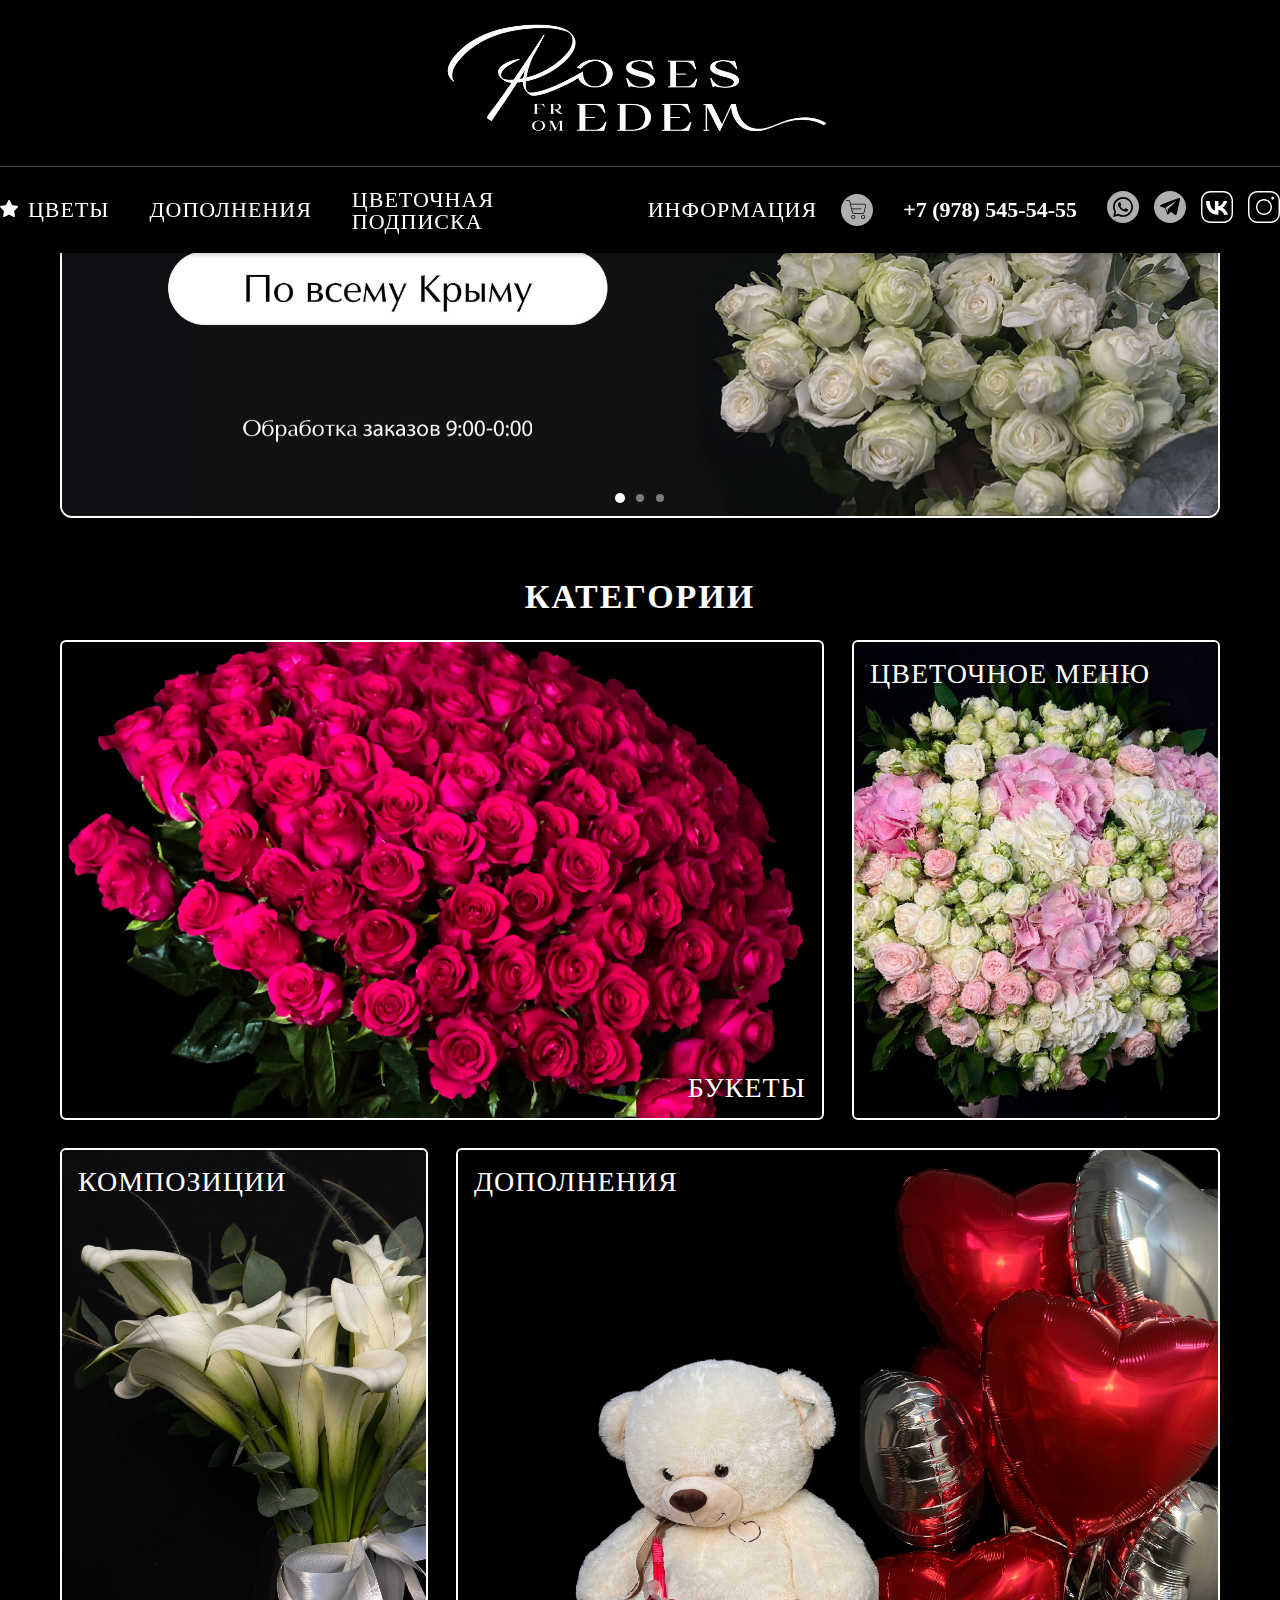
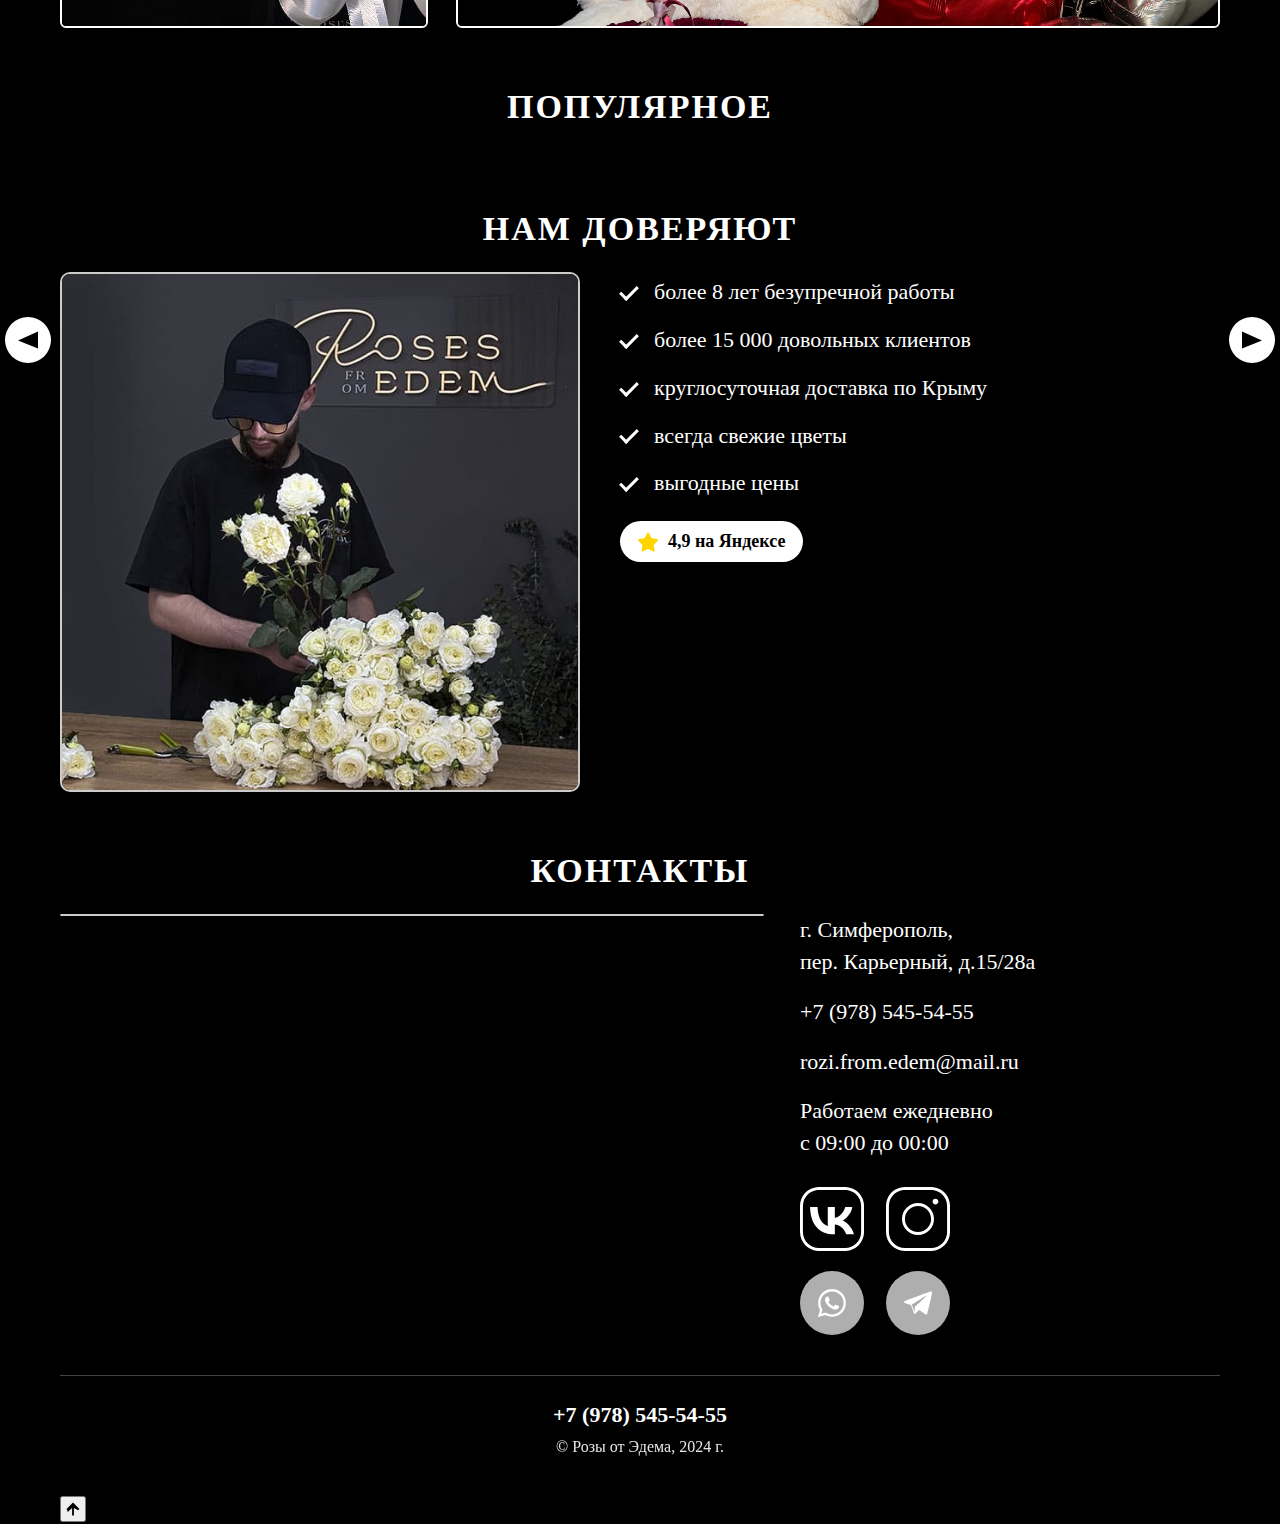
<file: index.html>
<!DOCTYPE html>
<html lang="ru">
  <head>
    <meta charset="UTF-8" />
    <meta name="viewport" content="width=device-width, initial-scale=1.0" />
    <title>Roses from Edem</title>

    <!-- Стили -->
    <link rel="stylesheet" href="assets/css/base.css" />
    <link rel="stylesheet" href="assets/css/style.css" />
    <link rel="stylesheet" href="assets/libs/swiper/swiper-bundle.min.css" />
    <link rel="stylesheet" href="assets/css/product-card.css" />
    <link rel="stylesheet" href="assets/css/cart.css" />
    <link
      rel="preload"
      href="assets/fonts/futuralight.ttf"
      as="font"
      type="font/ttf"
      crossorigin
    />

    <link
      rel="icon"
      href="/assets/images/icons/favicon.svg"
      type="image/svg+xml"
    />
  </head>
  <body>
    <!-- Header partial -->
    <div id="header-placeholder"></div>

    <!-- Hero Slider -->
    <section class="hero-slider container" aria-label="Промо-баннеры">
      <div class="hero-slider__frame">
        <!-- скругление и overflow тут -->
        <div class="swiper hero-swiper">
          <div class="swiper-wrapper">
            <div class="swiper-slide">
              <img src="assets/images/banner/Баннер-02.jpg" alt="" />
            </div>
            <div class="swiper-slide">
              <img src="assets/images/banner/Баннер-03.jpg" alt="" />
            </div>
            <div class="swiper-slide">
              <img src="assets/images/banner/Баннер-04.jpg" alt="" />
            </div>
          </div>
          <div class="swiper-pagination"></div>
        </div>
      </div>
    </section>

    <!-- Категории -->
    <section class="categories container">
      <h2 class="categories__title">КАТЕГОРИИ</h2>
      <div class="categories__grid">
        <a class="cat-card cat-card--hero" href="/bouquet-menu.html">
          <img src="assets/images/index/image219.png" alt="Букеты" />
          <span class="cat-card__label cat-card__label--br">БУКЕТЫ</span>
        </a>
        <a class="cat-card cat-card--menu" href="/flower-menu.html">
          <img src="assets/images/index/image38.png" alt="Цветочное меню" />
          <span class="cat-card__label">ЦВЕТОЧНОЕ МЕНЮ</span>
        </a>
        <a class="cat-card cat-card--comp" href="/composition-menu.html">
          <img src="assets/images/index/image37.png" alt="Композиции" />
          <span class="cat-card__label">КОМПОЗИЦИИ</span>
        </a>
        <a class="cat-card cat-card--add" href="/addition-menu.html">
          <img src="assets/images/index/image36.png" alt="Дополнения" />
          <span class="cat-card__label">ДОПОЛНЕНИЯ</span>
        </a>
      </div>
    </section>

    <!-- Популярное -->
    <section class="popular container">
      <h2 class="popular__title">ПОПУЛЯРНОЕ</h2>
      <div class="popular__slider-wrap">
        <button class="popular-nav popular-prev" aria-label="Предыдущие">
          <img src="assets/images/icons/arrowLeft.svg" alt="" />
        </button>
        <button class="popular-nav popular-next" aria-label="Следующие">
          <img src="assets/images/icons/arrowRight.svg" alt="" />
        </button>

        <div class="swiper popular-swiper">
          <div class="swiper-wrapper">
            <!-- Слайды карточек (оставляю твои примеры) -->
            <div data-include="partials/product-card.html"></div>
            <div data-include="partials/product-card.html"></div>
            <div data-include="partials/product-card.html"></div>
            <div data-include="partials/product-card.html"></div>
          </div>
        </div>
      </div>
    </section>

    <!-- Нам доверяют -->
    <section class="trust container">
      <h2 class="trust__title">НАМ ДОВЕРЯЮТ</h2>
      <div class="trust__grid">
        <figure class="trust__media">
          <img
            src="assets/images/izobr/team.jpg"
            alt="Наш флорист за работой"
          />
        </figure>
        <div class="trust__content">
          <ul class="trust__list" role="list">
            <li>более 8 лет безупречной работы</li>
            <li>более 15&nbsp;000 довольных клиентов</li>
            <li>круглосуточная доставка по Крыму</li>
            <li>всегда свежие цветы</li>
            <li>выгодные цены</li>
          </ul>
          <a class="trust__rating" href="#" target="_blank" rel="noopener">
            <span class="trust__rating-icon"
              ><svg
                width="20"
                height="20"
                viewBox="0 0 14.378251 13.743517"
                version="1.1"
                id="svg1"
                xmlns="http://www.w3.org/2000/svg"
                xmlns:svg="http://www.w3.org/2000/svg"
              >
                <g id="layer1">
                  <path
                    id="path191"
                    d="m 0,0 4.829,-9.564 c 0.291,-0.576 0.842,-0.977 1.48,-1.075 l 10.588,-1.637 c 1.621,-0.251 2.268,-2.24 1.103,-3.396 l -7.603,-7.548 c -0.459,-0.455 -0.669,-1.103 -0.566,-1.739 l 1.715,-10.576 c 0.263,-1.62 -1.429,-2.849 -2.889,-2.099 l -9.528,4.899 c -0.574,0.295 -1.255,0.295 -1.829,0 l -9.528,-4.899 c -1.459,-0.75 -3.151,0.479 -2.889,2.099 l 1.715,10.576 c 0.103,0.636 -0.107,1.284 -0.565,1.739 l -7.604,7.548 c -1.164,1.156 -0.518,3.145 1.104,3.396 l 10.588,1.637 c 0.637,0.098 1.189,0.499 1.479,1.075 L -3.571,0 C -2.831,1.465 -0.74,1.465 0,0"
                    style="
                      fill: #ffd500;
                      fill-opacity: 1;
                      fill-rule: nonzero;
                      stroke: none;
                    "
                    transform="matrix(0.35277776,0,0,-0.35277776,7.8655536,0.41877753)"
                    clip-path="url(#clipPath192)"
                  />
                </g>
              </svg>
            </span>
            <span class="trust__rating-text"
              ><strong>4,9</strong> на Яндексе</span
            >
          </a>
        </div>
      </div>
    </section>

    <!-- Контакты -->
    <section class="contacts container">
      <h2 class="contacts__title">КОНТАКТЫ</h2>
      <div class="contacts__grid">
        <div class="contacts__map">
          <script
            src="https://api-maps.yandex.ru/services/constructor/1.0/js/?um=constructor%3Aaf800acffafbad4ce71c5254931310d474efa345ab8d0323b2b7d7a861b390af&amp;width=100%25&amp;height=316&amp;lang=ru_RU&amp;scroll=true"
            async
            charset="utf-8"
          ></script>
        </div>
        <div class="contacts__info">
          <div class="contacts__lines">
            <p>г. Симферополь,<br />пер. Карьерный, д.15/28а</p>
            <p><a href="tel:+79785455455">+7 (978) 545-54-55</a></p>
            <p>
              <a href="mailto:rozi.from.edem@mail.ru">rozi.from.edem@mail.ru</a>
            </p>
            <p>Работаем ежедневно<br />с 09:00 до 00:00</p>
          </div>
          <div class="contacts__social">
            <a
              class="contacts__soc contacts__soc--ghost"
              href="#"
              aria-label="VK"
              ><img src="assets/images/icons/vkIcon.svg" alt=""
            /></a>
            <a
              class="contacts__soc contacts__soc--ghost"
              href="#"
              aria-label="Instagram"
              ><img src="assets/images/icons/instaIcon.svg" alt=""
            /></a>
            <a
              class="contacts__soc contacts__soc--circle"
              href="#"
              aria-label="WhatsApp"
              ><img src="assets/images/icons/whatsappIcon.svg" alt=""
            /></a>
            <a
              class="contacts__soc contacts__soc--circle"
              href="#"
              aria-label="Telegram"
              ><img src="assets/images/icons/tgIcon.svg" alt=""
            /></a>
          </div>
        </div>
      </div>
    </section>
    <!-- Cart modal (можно положить в partials/cart.html и подставлять как хедер/футер) -->
    <!-- Cart Modal -->
    <div
      id="cart-modal"
      class="cart"
      aria-hidden="true"
      role="dialog"
      aria-modal="true"
    >
      <div class="cart__backdrop" data-cart-close></div>

      <div class="cart__sheet">
        <button
          class="cart__close"
          type="button"
          aria-label="Закрыть"
          data-cart-close
        >
          ×
        </button>
        <h3 class="cart__title">ВАШ ЗАКАЗ</h3>

        <!-- скроллируемая область списка -->
        <div class="cart__scroll">
          <ul class="cart__list" id="cart-list">
            <!-- рендер из JS -->
          </ul>

          <!-- ИТОГО -->
          <div class="cart__total">
            <span>К оплате:</span>
            <strong id="cart-total">0 ₽</strong>
          </div>

          <!-- Оплата -->
          <fieldset class="cart__pay">
            <label class="chk">
              <input type="radio" name="pay" value="online" checked />
              <span>Онлайн</span>
            </label>
            <label class="chk">
              <input type="radio" name="pay" value="cod" />
              <span>При получении</span>
            </label>
          </fieldset>

          <!-- Форма -->
          <form class="cart__form" id="cart-form">
            <input class="cart__input" name="name" placeholder="Ваше имя" />
            <input class="cart__input" name="phone" placeholder="Телефон" />
            <h4 class="cart__subtitle">Получатель заказа</h4>
            <input
              class="cart__input"
              name="rname"
              placeholder="Имя получателя"
            />
            <input
              class="cart__input"
              name="rphone"
              placeholder="Телефон получателя"
            />
            <div class="cart__row">
              <label class="chk">
                <input type="checkbox" name="delivery" checked />
                <span>Доставка</span>
              </label>
              <label class="chk">
                <input type="checkbox" name="pickup" />
                <span>Самовывоз</span>
              </label>
            </div>
            <div class="cart__row">
              <input class="cart__input" name="date" placeholder="Дата" />
              <input class="cart__input" name="time" placeholder="Время" />
            </div>
            <select class="cart__input" name="city">
              <option value="" hidden>Город доставки</option>
              <option>Симферополь</option>
              <option>Севастополь</option>
              <option>Другой</option>
            </select>
            <textarea
              class="cart__input"
              rows="3"
              name="addr"
              placeholder="Адрес доставки"
            ></textarea>
          </form>

          <!-- Дополнить заказ -->
          <h4 class="cart__subtitle">Дополнить заказ</h4>
          <div id="cart-upsell" class="cart__upsell"><!-- рендер из JS --></div>
        </div>

        <button id="cart-submit" class="cart__submit" type="button">
          Оформить заказ
        </button>
      </div>
    </div>

    <!-- Footer partial -->
    <div id="footer-placeholder"></div>

    <script src="assets/libs/swiper/swiper-bundle.min.js"></script>
    <script src="assets/js/main.js"></script>
    <script src="assets/js/cart.js"></script>
  </body>
</html>
</file>
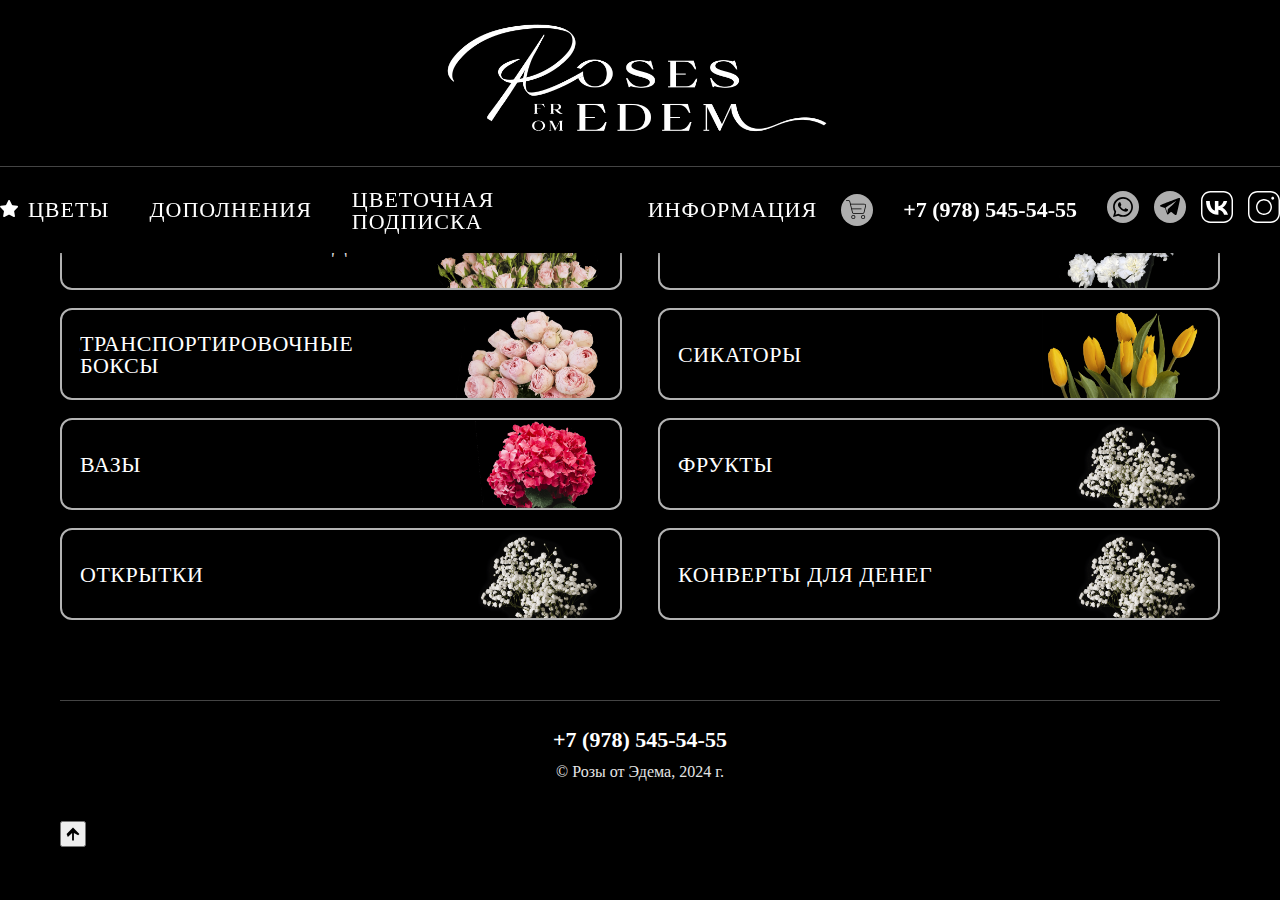
<file: addition-menu.html>
<!DOCTYPE html>
<html lang="ru">
  <head>
    <meta charset="UTF-8" />
    <meta name="viewport" content="width=device-width, initial-scale=1.0" />
    <title>Цветочное меню — Roses from Edem</title>

    <link rel="stylesheet" href="assets/css/base.css" />
    <link rel="stylesheet" href="assets/css/style.css" />

    <link
      rel="stylesheet"
      href="https://cdn.jsdelivr.net/npm/swiper@11/swiper-bundle.min.css"
    />
    <link
      rel="icon"
      href="/assets/images/icons/favicon.svg"
      type="image/svg+xml"
    />
  </head>
  <body>
    <!-- header partial -->
    <div id="header-placeholder"></div>

    <main class="container">
      <section class="flower-menu">
        <h1 class="flower-menu__title">Дополнения</h1>

        <div class="flower-menu__grid">
          <!-- Левая колонка -->
          <a href="#" class="fm-item">
            <span class="fm-item__label">ШАРЫ</span>
            <img
              class="fm-item__thumb"
              src="assets/images/menu/fm1_roses.png"
              alt="Розы"
            />
          </a>

          <a href="#" class="fm-item">
            <span class="fm-item__label">СЛАДОСТИ</span>
            <img
              class="fm-item__thumb"
              src="assets/images/menu/fm5_сhrysanthemum.png"
              alt="Хризантемы"
            />
          </a>

          <a href="#" class="fm-item">
            <span class="fm-item__label">Клубника в шоколаде</span>
            <img
              class="fm-item__thumb"
              src="assets/images/menu/fm2_bush_rose.png"
              alt="Кустовые розы"
            />
          </a>

          <a href="#" class="fm-item">
            <span class="fm-item__label">Мишки</span>
            <img
              class="fm-item__thumb"
              src="assets/images/menu/fm6_dianthus.png"
              alt="Диантусы"
            />
          </a>

          <a href="#" class="fm-item">
            <span class="fm-item__label">Транспортировочные боксы</span>
            <img
              class="fm-item__thumb"
              src="assets/images/menu/fm3_pion_rose.png"
              alt="Пионовидные розы"
            />
          </a>

          <a href="#" class="fm-item">
            <span class="fm-item__label">Сикаторы</span>
            <img
              class="fm-item__thumb"
              src="assets/images/menu/fm7_tulip.png"
              alt="Тюльпаны"
            />
          </a>

          <a href="#" class="fm-item">
            <span class="fm-item__label">Вазы</span>
            <img
              class="fm-item__thumb"
              src="assets/images/menu/fm4_hydrangea.png"
              alt="Гортензии"
            />
          </a>

          <a href="#" class="fm-item">
            <span class="fm-item__label">Фрукты</span>
            <img
              class="fm-item__thumb"
              src="assets/images/menu/fm8_ gypsophila.png"
              alt="Гипсофилы"
            />
          </a>
          <a href="#" class="fm-item">
            <span class="fm-item__label">Открытки</span>
            <img
              class="fm-item__thumb"
              src="assets/images/menu/fm8_ gypsophila.png"
              alt="Гипсофилы"
            />
          </a>
          <a href="#" class="fm-item">
            <span class="fm-item__label">Конверты для денег</span>
            <img
              class="fm-item__thumb"
              src="assets/images/menu/fm8_ gypsophila.png"
              alt="Гипсофилы"
            />
          </a>
        </div>
      </section>
    </main>

    <!-- footer partial -->
    <div id="footer-placeholder"></div>

    <script src="https://cdn.jsdelivr.net/npm/swiper@11/swiper-bundle.min.js"></script>
    <script src="assets/js/main.js"></script>
  </body>
</html>
</file>
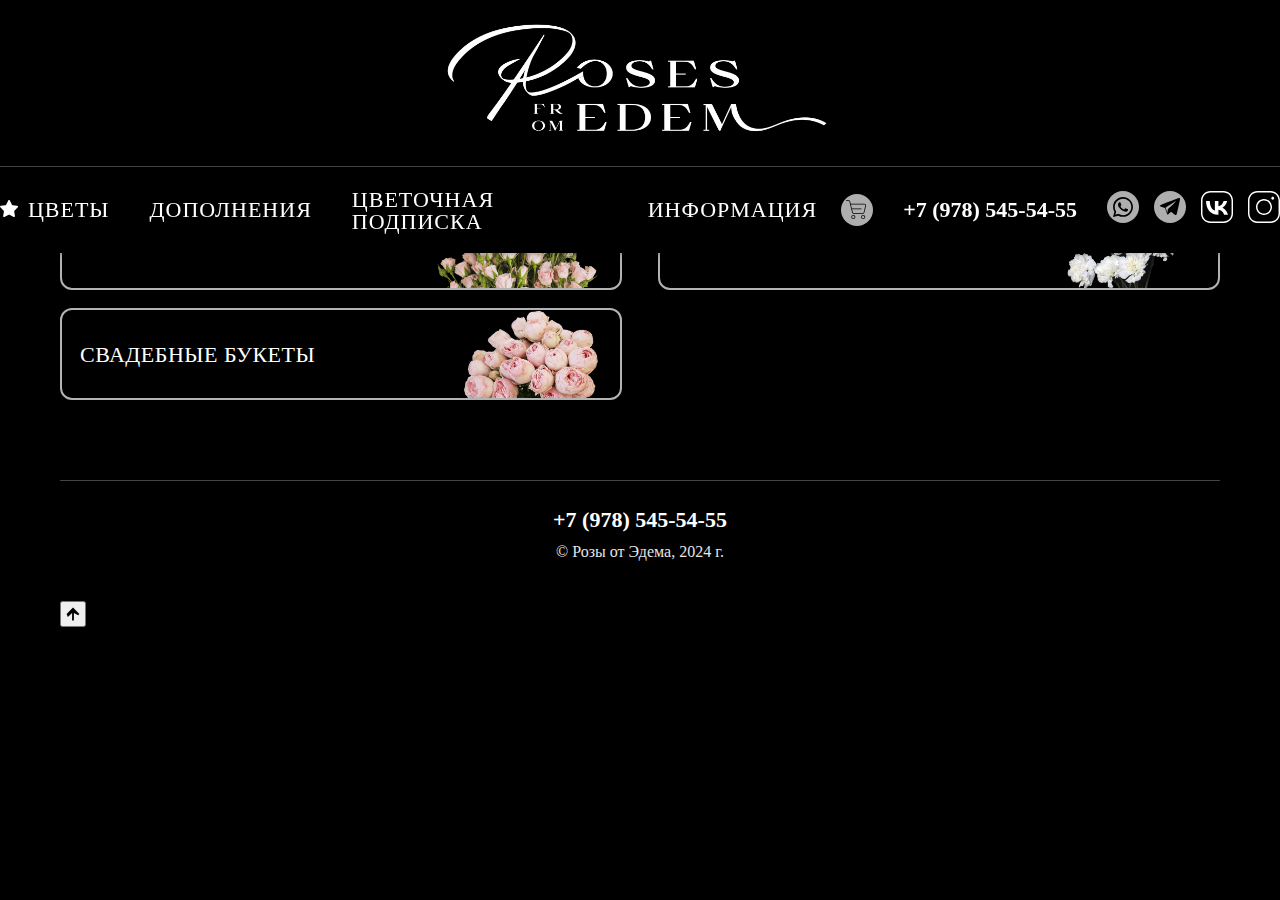
<file: bouquet-menu.html>
<!DOCTYPE html>
<html lang="ru">
  <head>
    <meta charset="UTF-8" />
    <meta name="viewport" content="width=device-width, initial-scale=1.0" />
    <title>Цветочное меню — Roses from Edem</title>

    <link rel="stylesheet" href="assets/css/base.css" />
    <link rel="stylesheet" href="assets/css/style.css" />

    <link
      rel="stylesheet"
      href="https://cdn.jsdelivr.net/npm/swiper@11/swiper-bundle.min.css"
    />
    <link
      rel="icon"
      href="/assets/images/icons/favicon.svg"
      type="image/svg+xml"
    />
  </head>
  <body>
    <!-- header partial -->
    <div id="header-placeholder"></div>

    <main class="container">
      <section class="flower-menu">
        <h1 class="flower-menu__title">БУКЕТЫ</h1>

        <div class="flower-menu__grid">
          <!-- Левая колонка -->
          <a href="catalog.html" class="fm-item">
            <span class="fm-item__label">Авторские</span>
            <img
              class="fm-item__thumb"
              src="assets/images/menu/fm1_roses.png"
              alt="Авторские"
            />
          </a>

          <a href="catalog.html" class="fm-item">
            <span class="fm-item__label">На вкус флориста</span>
            <img
              class="fm-item__thumb"
              src="assets/images/menu/fm5_сhrysanthemum.png"
              alt="Флористские"
            />
          </a>

          <a href="catalog.html" class="fm-item">
            <span class="fm-item__label">Гиганты</span>
            <img
              class="fm-item__thumb"
              src="assets/images/menu/fm2_bush_rose.png"
              alt="Гиганты"
            />
          </a>

          <a href="catalog.html" class="fm-item">
            <span class="fm-item__label">101 Роза</span>
            <img
              class="fm-item__thumb"
              src="assets/images/menu/fm6_dianthus.png"
              alt="101"
            />
          </a>

          <a href="catalog.html" class="fm-item">
            <span class="fm-item__label">Свадебные букеты</span>
            <img
              class="fm-item__thumb"
              src="assets/images/menu/fm3_pion_rose.png"
              alt="Свадебные"
            />
          </a>
        </div>
      </section>
    </main>

    <!-- footer partial -->
    <div id="footer-placeholder"></div>

    <script src="https://cdn.jsdelivr.net/npm/swiper@11/swiper-bundle.min.js"></script>
    <script src="assets/js/main.js"></script>
  </body>
</html>
</file>
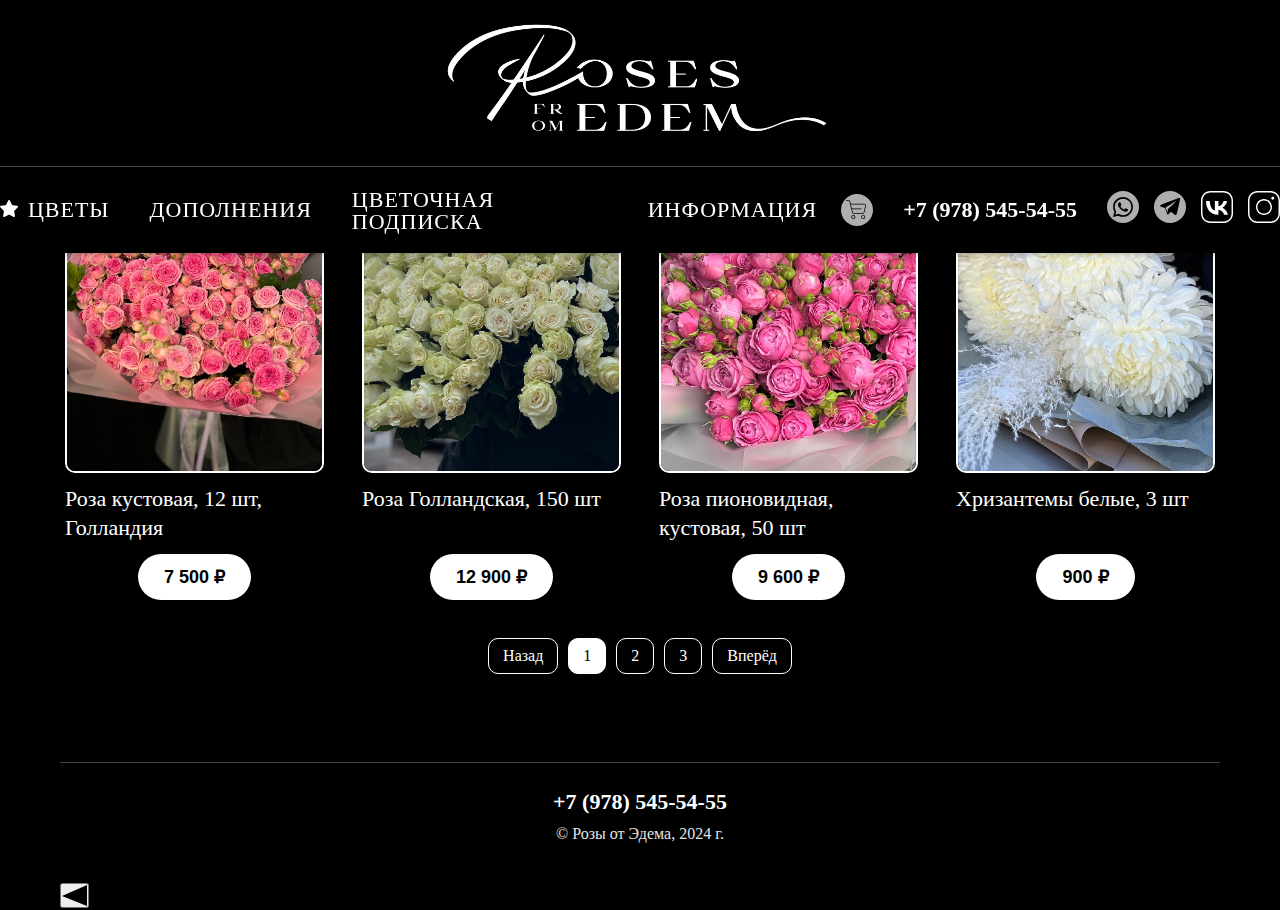
<file: catalog.html>
<!DOCTYPE html>
<html lang="ru">
  <head>
    <meta charset="UTF-8" />
    <meta name="viewport" content="width=device-width, initial-scale=1.0" />
    <title>Розы — Roses from Edem</title>

    <link rel="stylesheet" href="assets/css/base.css" />
    <link rel="stylesheet" href="assets/css/style.css" />
    <link rel="stylesheet" href="assets/libs/swiper/swiper-bundle.min.css" />
    <link rel="stylesheet" href="assets/css/product-card.css" />
    <link rel="stylesheet" href="assets/css/cart.css" />
    <link
      rel="icon"
      href="/assets/images/icons/favicon.svg"
      type="image/svg+xml"
    />
    <link rel="stylesheet" href="assets/css/product-card.css" />
  </head>
  <body>
    <!-- Header -->
    <div id="header-placeholder"></div>

    <main class="container catalog">
      <h1 class="catalog__title">РОЗЫ</h1>

      <!-- (необязательно) панель сортировки/фильтра — пока заглушка -->
      <!--
    <div class="catalog__toolbar">
      <button class="btn is-active">По популярности</button>
      <button class="btn">Дешевле</button>
      <button class="btn">Дороже</button>
    </div>
    -->

      <div id="catalog-grid" class="catalog__grid">
        <!-- карточка -->
        <div data-include="partials/product-card.html"></div>
        <div data-include="partials/product-card.html"></div>
        <div data-include="partials/product-card.html"></div>
        <div data-include="partials/product-card.html"></div>
        <div data-include="partials/product-card.html"></div>
        <div data-include="partials/product-card.html"></div>
        <div data-include="partials/product-card.html"></div>
        <div data-include="partials/product-card.html"></div>
        <div data-include="partials/product-card.html"></div>

        <!-- …добавляй сколько нужно -->
      </div>

      <!-- Пагинация (заглушка) -->
      <nav class="pagination" aria-label="Навигация по страницам">
        <a href="#" class="pagination__btn">Назад</a>
        <a href="#" class="pagination__btn is-current">1</a>
        <a href="#" class="pagination__btn">2</a>
        <a href="#" class="pagination__btn">3</a>
        <a href="#" class="pagination__btn">Вперёд</a>
      </nav>
    </main>

    <!-- Footer -->
    <div id="footer-placeholder"></div>

    <button id="to-top" class="to-top" type="button" aria-label="Наверх">
      <img src="assets/images/icons/arrowLeft.svg" alt="" />
    </button>
    <!-- Footer partial -->
    <div id="footer-placeholder"></div>

    <script src="assets/libs/swiper/swiper-bundle.min.js"></script>
    <script src="assets/js/main.js"></script>
    <script src="assets/js/cart.js"></script>
  </body>
</html>
</file>
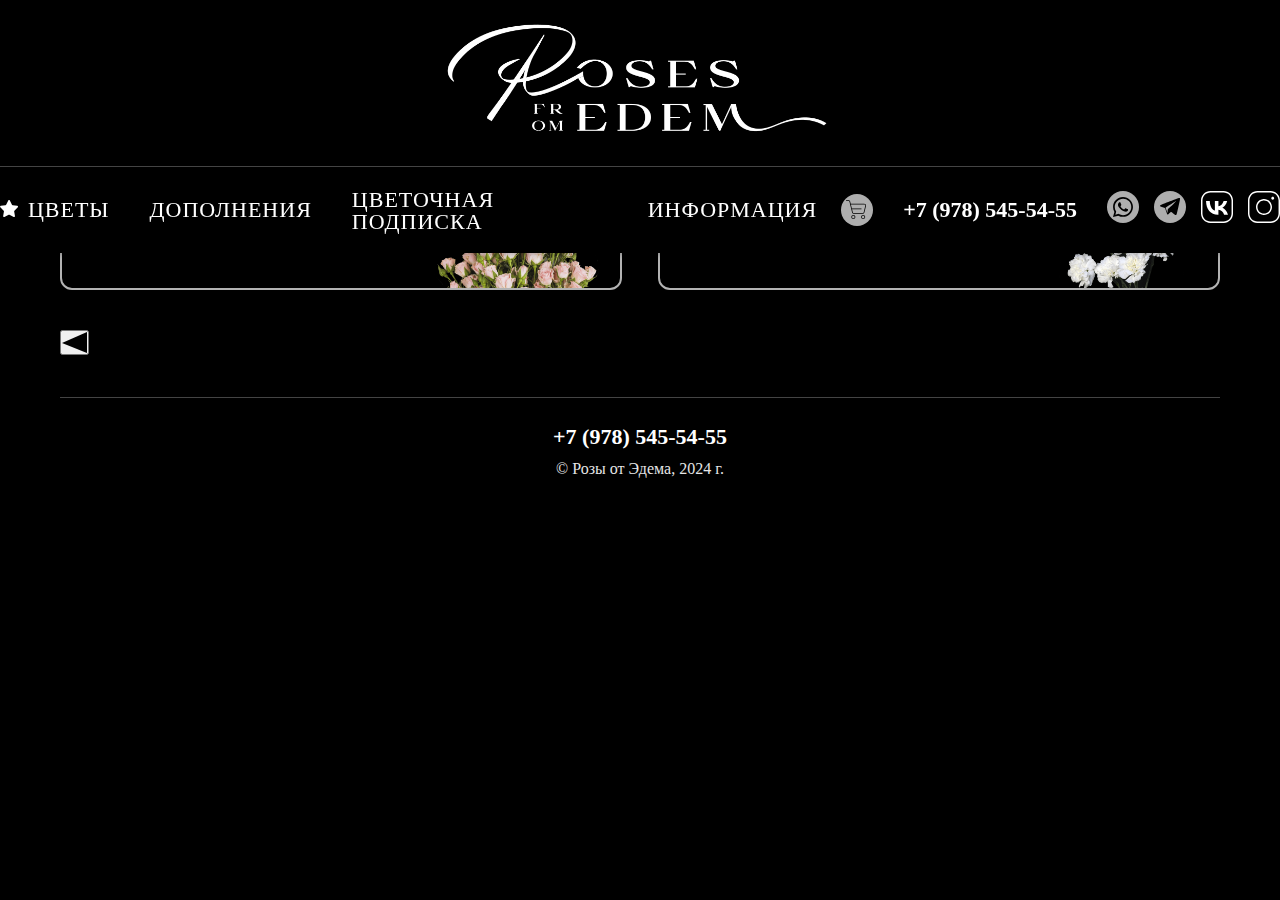
<file: composition-menu.html>
<!DOCTYPE html>
<html lang="ru">
  <head>
    <meta charset="UTF-8" />
    <meta name="viewport" content="width=device-width, initial-scale=1.0" />
    <title>Цветочное меню — Roses from Edem</title>

    <link rel="stylesheet" href="assets/css/base.css" />
    <link rel="stylesheet" href="assets/css/style.css" />

    <link
      rel="stylesheet"
      href="https://cdn.jsdelivr.net/npm/swiper@11/swiper-bundle.min.css"
    />
    <link
      rel="icon"
      href="/assets/images/icons/favicon.svg"
      type="image/svg+xml"
    />
  </head>
  <body>
    <!-- header partial -->
    <div id="header-placeholder"></div>

    <main class="container">
      <section class="flower-menu">
        <h1 class="flower-menu__title">Композиции</h1>

        <div class="flower-menu__grid">
          <!-- Левая колонка -->
          <a href="catalog.html" class="fm-item">
            <span class="fm-item__label">Коробы</span>
            <img
              class="fm-item__thumb"
              src="assets/images/menu/fm1_roses.png"
              alt="Розы"
            />
          </a>

          <a href="catalog.html" class="fm-item">
            <span class="fm-item__label">Коробки</span>
            <img
              class="fm-item__thumb"
              src="assets/images/menu/fm5_сhrysanthemum.png"
              alt="Хризантемы"
            />
          </a>

          <a href="catalog.html" class="fm-item">
            <span class="fm-item__label">Сумочки</span>
            <img
              class="fm-item__thumb"
              src="assets/images/menu/fm2_bush_rose.png"
              alt="Кустовые розы"
            />
          </a>

          <a href="catalog.html" class="fm-item">
            <span class="fm-item__label">Корзины</span>
            <img
              class="fm-item__thumb"
              src="assets/images/menu/fm6_dianthus.png"
              alt="Диантусы"
            />
          </a>
        </div>
      </section>
    </main>
    <button id="to-top" class="to-top" type="button" aria-label="Наверх">
      <img src="assets/images/icons/arrowLeft.svg" alt="" />
    </button>
    <!-- footer partial -->
    <div id="footer-placeholder"></div>

    <script src="assets/js/main.js"></script>
    <script src="assets/js/cart.js"></script>
  </body>
</html>
</file>
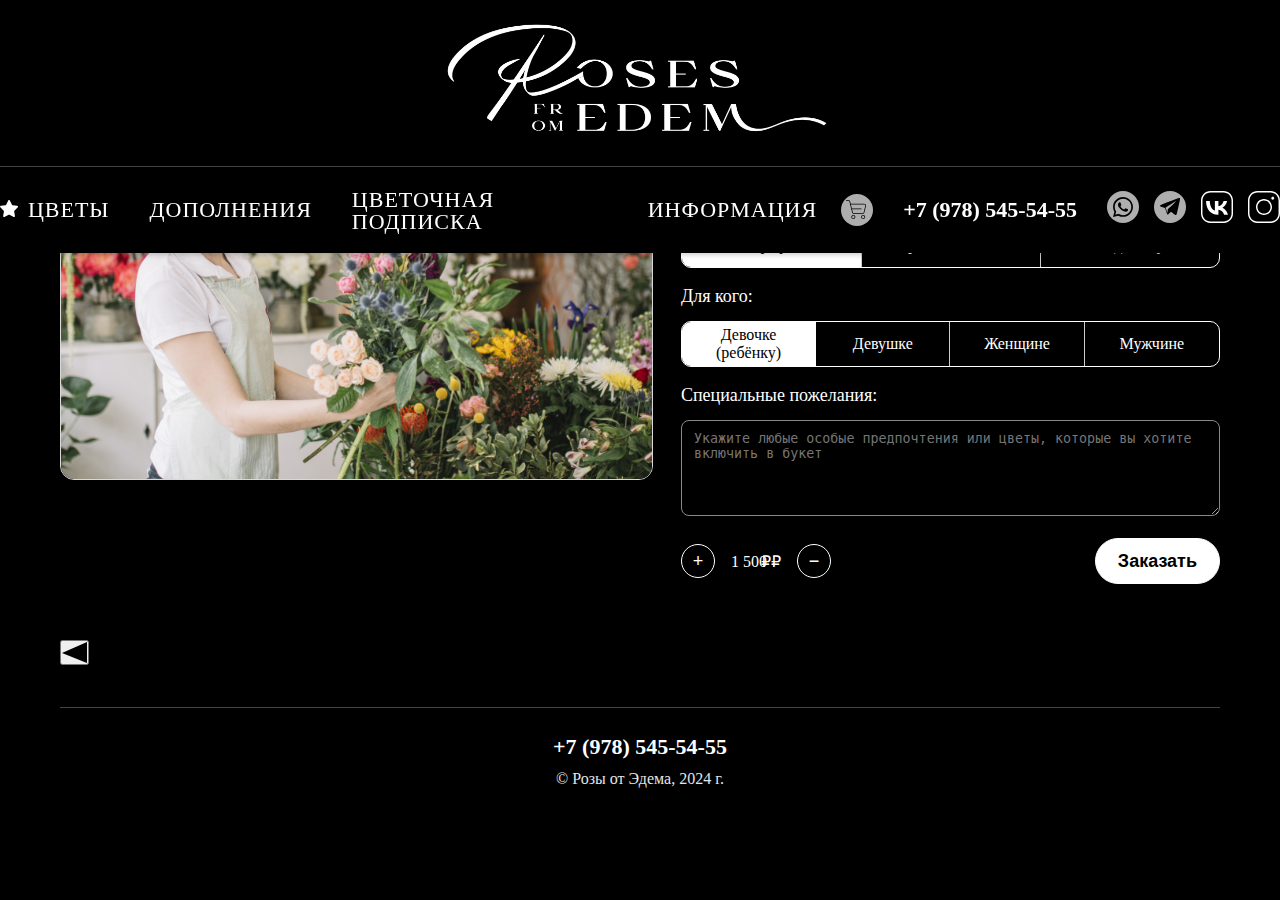
<file: custom-bouquet.html>
<!DOCTYPE html>
<html lang="ru">
  <head>
    <meta charset="UTF-8" />
    <meta name="viewport" content="width=device-width, initial-scale=1.0" />
    <title>Roses from Edem</title>

    <!-- Стили -->
    <link rel="stylesheet" href="assets/css/base.css" />
    <link rel="stylesheet" href="assets/css/style.css" />
    <link rel="stylesheet" href="assets/libs/swiper/swiper-bundle.min.css" />
    <link rel="stylesheet" href="assets/css/product-card.css" />
    <link rel="stylesheet" href="assets/css/cart.css" />
    <link rel="stylesheet" href="assets/css/custom.css" />
    <link
      rel="preload"
      href="assets/fonts/futuralight.ttf"
      as="font"
      type="font/ttf"
      crossorigin
    />

    <link
      rel="icon"
      href="/assets/images/icons/favicon.svg"
      type="image/svg+xml"
    />
  </head>
  <body>
    <!-- Header partial -->
    <div id="header-placeholder"></div>
    <main class="container custom-bouquet">
      <h1 class="cb__title">БУКЕТ НА ВКУС ФЛОРИСТА</h1>

      <div class="cb__grid">
        <figure class="cb__media">
          <img
            src="assets/images/smiling-florist-admiring-bouquet.jpg"
            alt="Букет на вкус флориста"
          />
        </figure>

        <form class="cb__form" id="cb-form">
          <!-- Цветовая гамма -->
          <label class="cb__label">Цветовая гамма:</label>
          <div class="seg" data-name="palette">
            <button type="button" class="seg__btn is-active" data-val="Нежная">
              Нежная
            </button>
            <button type="button" class="seg__btn" data-val="Яркая">
              Яркая
            </button>
            <button type="button" class="seg__btn" data-val="Средняя">
              Средняя
            </button>
          </div>

          <!-- Оформление -->
          <label class="cb__label">Оформление букета:</label>
          <div class="seg" data-name="wrap">
            <button type="button" class="seg__btn is-active" data-val="Крафт">
              Крафт
            </button>
            <button type="button" class="seg__btn" data-val="Корейская плёнка">
              Корейская плёнка
            </button>
            <button type="button" class="seg__btn" data-val="Под ленту">
              Под ленту
            </button>
          </div>

          <!-- Для кого -->
          <label class="cb__label">Для кого:</label>
          <div class="seg seg--wrap" data-name="for">
            <button
              type="button"
              class="seg__btn is-active"
              data-val="Девочке (ребёнку)"
            >
              Девочке (ребёнку)
            </button>
            <button type="button" class="seg__btn" data-val="Девушке">
              Девушке
            </button>
            <button type="button" class="seg__btn" data-val="Женщине">
              Женщине
            </button>
            <button type="button" class="seg__btn" data-val="Мужчине">
              Мужчине
            </button>
          </div>

          <!-- Пожелания -->
          <label class="cb__label">Специальные пожелания:</label>
          <textarea
            class="cb__textarea"
            name="note"
            rows="3"
            placeholder="Укажите любые особые предпочтения или цветы, которые вы хотите включить в букет"
          ></textarea>

          <!-- Цена + количество -->
          <div class="cb__row">
            <div class="qty" aria-label="Количество">
              <button
                class="qty__btn"
                type="button"
                data-act="dec"
                aria-label="Минус"
              >
                −
              </button>
              <span class="qty__val" id="cb-qty">1</span>
              <div class="cb__price">
                <span id="cb-price">1&nbsp;500&nbsp;₽</span>
              </div>
              <button
                class="qty__btn"
                type="button"
                data-act="inc"
                aria-label="Плюс"
              >
                +
              </button>
            </div>

            <button type="submit" class="btn btn--primary btn--xl cb__submit">
              Заказать
            </button>
          </div>
        </form>
      </div>

      <!-- скрытая карточка для переиспользования вашего обработчика add-to-cart -->
      <a
        id="cb-shadow-card"
        class="product-card"
        href="#"
        hidden
        data-product="{}"
      >
        <button type="button" data-add-to-cart hidden></button>
      </a>
    </main>

    <button id="to-top" class="to-top" type="button" aria-label="Наверх">
      <img src="assets/images/icons/arrowLeft.svg" alt="" />
    </button>
    <!-- Footer partial -->
    <div id="footer-placeholder"></div>

    <script src="assets/libs/swiper/swiper-bundle.min.js"></script>
    <script src="assets/js/main.js"></script>
    <script src="assets/js/cart.js"></script>
    <script src="assets/js/custom.js"></script>
  </body>
</html>
</file>
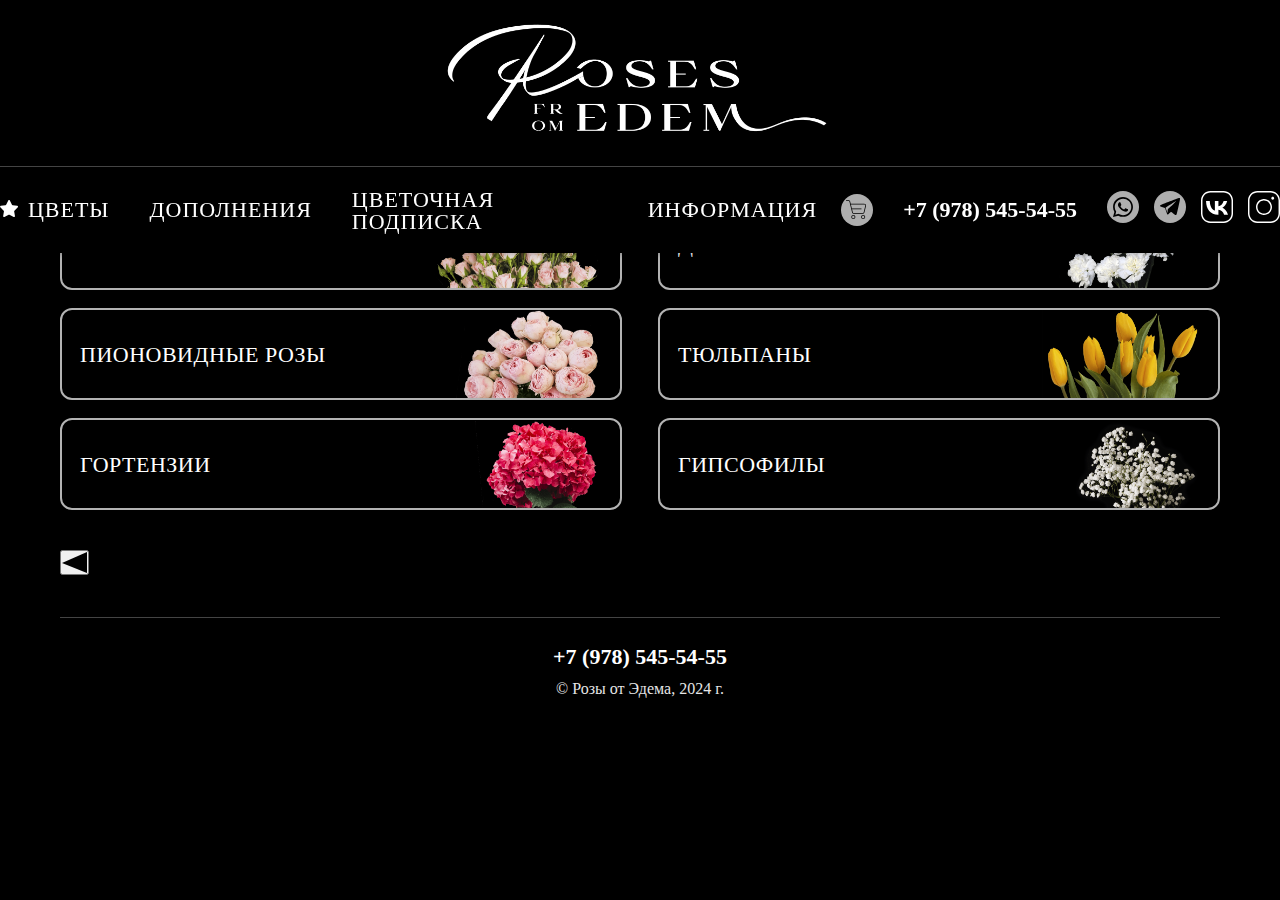
<file: flower-menu.html>
<!DOCTYPE html>
<html lang="ru">
  <head>
    <meta charset="UTF-8" />
    <meta name="viewport" content="width=device-width, initial-scale=1.0" />
    <title>Цветочное меню — Roses from Edem</title>
    <link rel="stylesheet" href="assets/css/base.css" />
    <link rel="stylesheet" href="assets/css/style.css" />
    <link rel="stylesheet" href="assets/libs/swiper/swiper-bundle.min.css" />
    <link rel="stylesheet" href="assets/css/product-card.css" />
    <link rel="stylesheet" href="assets/css/cart.css" />
    <link
      rel="icon"
      href="/assets/images/icons/favicon.svg"
      type="image/svg+xml"
    />
  </head>
  <body>
    <!-- header partial -->
    <div id="header-placeholder"></div>

    <main class="container">
      <section class="flower-menu">
        <h1 class="flower-menu__title">ЦВЕТОЧНОЕ МЕНЮ</h1>

        <div class="flower-menu__grid">
          <!-- Левая колонка -->
          <a href="catalog.html" class="fm-item">
            <span class="fm-item__label">Розы</span>
            <img
              class="fm-item__thumb"
              src="assets/images/menu/fm1_roses.png"
              alt="Розы"
            />
          </a>

          <a href="catalog.html" class="fm-item">
            <span class="fm-item__label">Хризантемы</span>
            <img
              class="fm-item__thumb"
              src="assets/images/menu/fm5_сhrysanthemum.png"
              alt="Хризантемы"
            />
          </a>

          <a href="catalog.html" class="fm-item">
            <span class="fm-item__label">Кустовые розы</span>
            <img
              class="fm-item__thumb"
              src="assets/images/menu/fm2_bush_rose.png"
              alt="Кустовые розы"
            />
          </a>

          <a href="catalog.html" class="fm-item">
            <span class="fm-item__label">Диантусы</span>
            <img
              class="fm-item__thumb"
              src="assets/images/menu/fm6_dianthus.png"
              alt="Диантусы"
            />
          </a>

          <a href="catalog.html" class="fm-item">
            <span class="fm-item__label">Пионовидные розы</span>
            <img
              class="fm-item__thumb"
              src="assets/images/menu/fm3_pion_rose.png"
              alt="Пионовидные розы"
            />
          </a>

          <a href="catalog.html" class="fm-item">
            <span class="fm-item__label">Тюльпаны</span>
            <img
              class="fm-item__thumb"
              src="assets/images/menu/fm7_tulip.png"
              alt="Тюльпаны"
            />
          </a>

          <a href="catalog.html" class="fm-item">
            <span class="fm-item__label">Гортензии</span>
            <img
              class="fm-item__thumb"
              src="assets/images/menu/fm4_hydrangea.png"
              alt="Гортензии"
            />
          </a>

          <a href="catalog.html" class="fm-item">
            <span class="fm-item__label">Гипсофилы</span>
            <img
              class="fm-item__thumb"
              src="assets/images/menu/fm8_ gypsophila.png"
              alt="Гипсофилы"
            />
          </a>
        </div>
      </section>
    </main>
    <button id="to-top" class="to-top" type="button" aria-label="Наверх">
      <img src="assets/images/icons/arrowLeft.svg" alt="" />
    </button>
    <!-- footer partial -->
    <div id="footer-placeholder"></div>

    <script src="assets/js/main.js"></script>
    <script src="assets/js/cart.js"></script>
  </body>
</html>
</file>
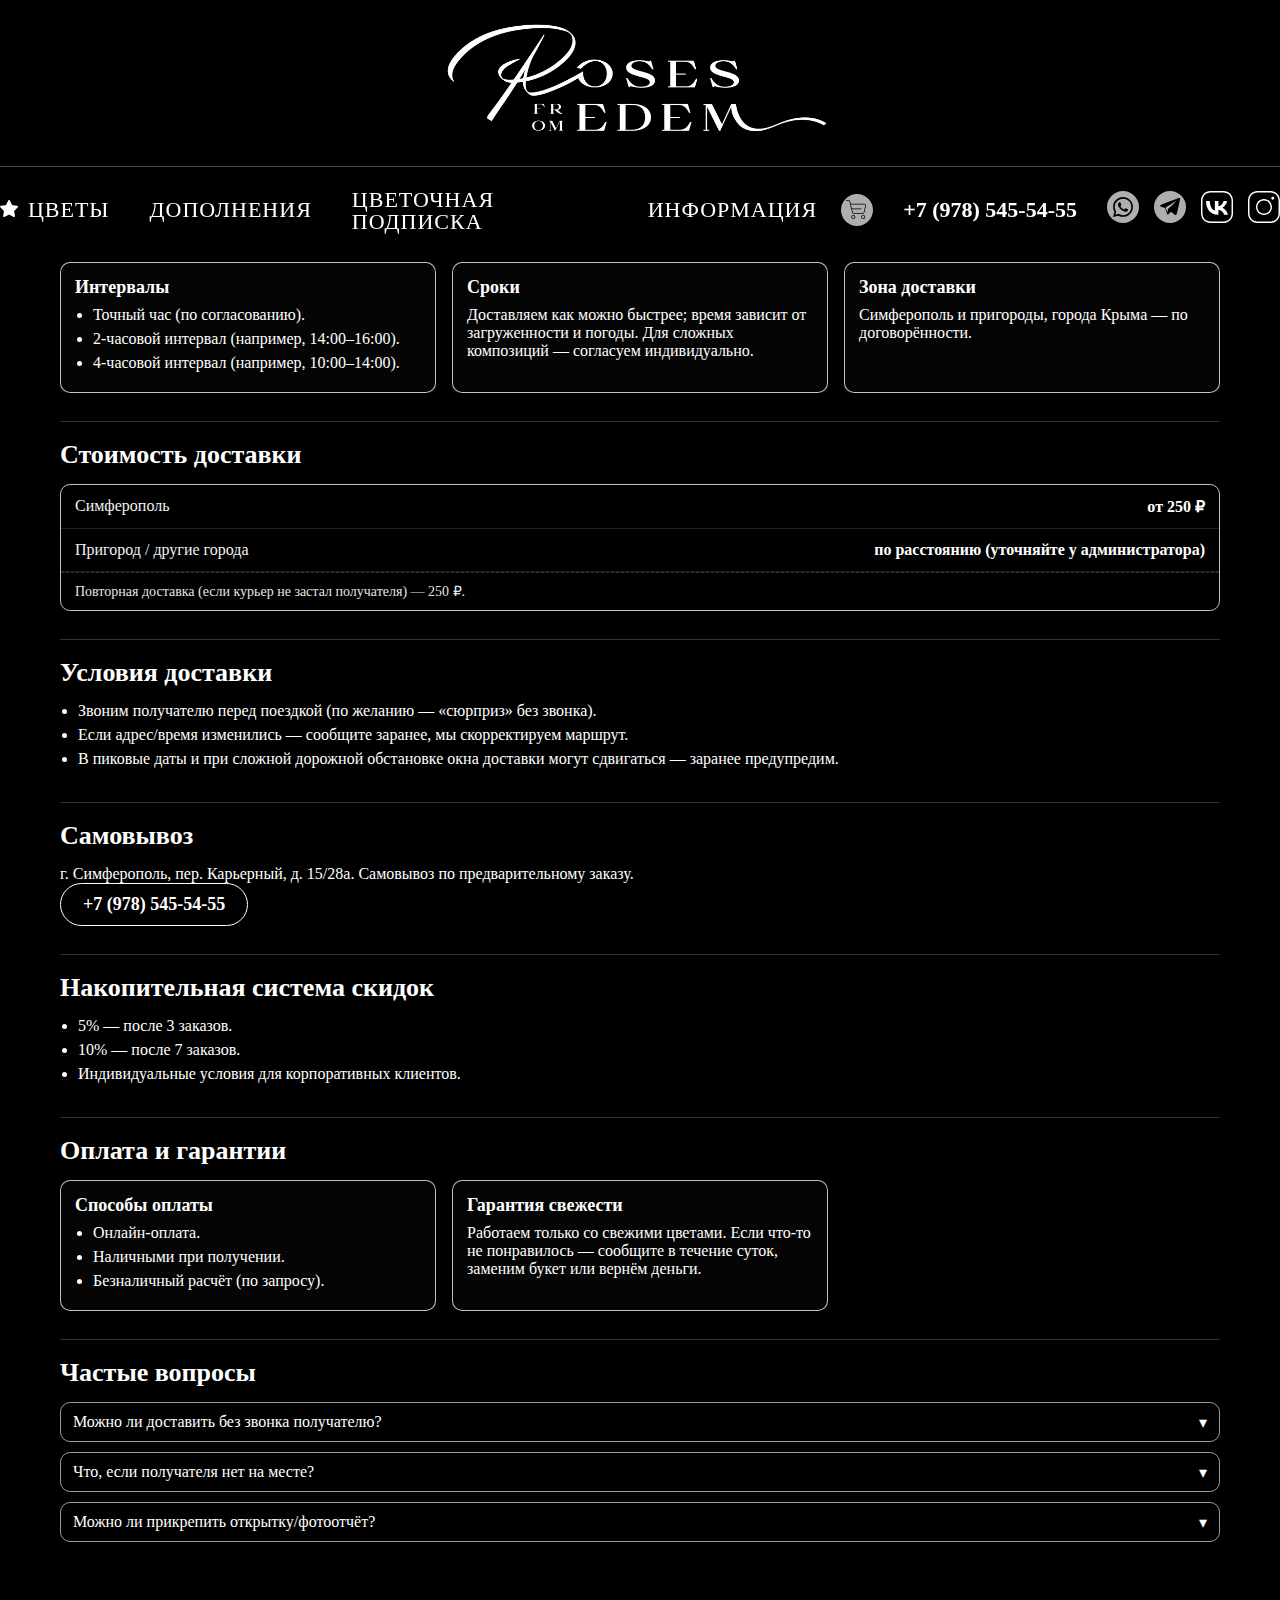
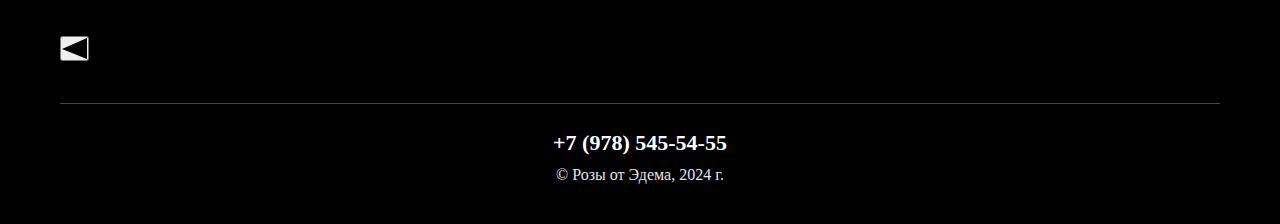
<file: info.html>
<!DOCTYPE html>
<html lang="ru">
  <head>
    <meta charset="UTF-8" />
    <meta name="viewport" content="width=device-width, initial-scale=1.0" />
    <title>Информация — Roses from Edem</title>
    <link rel="stylesheet" href="assets/css/base.css" />
    <link rel="stylesheet" href="assets/css/style.css" />
    <link rel="stylesheet" href="assets/libs/swiper/swiper-bundle.min.css" />
    <link rel="stylesheet" href="assets/css/product-card.css" />
    <link rel="stylesheet" href="assets/css/cart.css" />
    <link rel="stylesheet" href="assets/css/info.css" />
    <link
      rel="icon"
      href="/assets/images/icons/favicon.svg"
      type="image/svg+xml"
    />
  </head>
  <body>
    <!-- header -->
    <div id="header-placeholder"></div>

    <main class="container info">
      <h1 class="info__title">Информация</h1>
      <p class="info__subtitle">
        Доставка цветов <span class="nowrap">Roses from Edem</span>
      </p>

      <!-- Навигация по разделам (капсула) -->
      <nav class="info-nav" aria-label="Разделы">
        <a class="info-chip is-active" href="#delivery">Доставка</a>
        <a class="info-chip" href="#pricing">Стоимость</a>
        <a class="info-chip" href="#terms">Условия</a>
        <a class="info-chip" href="#pickup">Самовывоз</a>
        <a class="info-chip" href="#discounts">Скидки</a>
        <a class="info-chip" href="#payment">Оплата/гарантии</a>
        <a class="info-chip" href="#faq">FAQ</a>
      </nav>

      <!-- Доставка -->
      <section id="delivery" class="info-block">
        <h2 class="info-block__title">Круглосуточная доставка</h2>

        <div class="info-block__grid">
          <div class="info-card">
            <h3 class="info-card__title">Интервалы</h3>
            <ul class="ul">
              <li>Точный час (по согласованию).</li>
              <li>2-часовой интервал (например, 14:00–16:00).</li>
              <li>4-часовой интервал (например, 10:00–14:00).</li>
            </ul>
          </div>

          <div class="info-card">
            <h3 class="info-card__title">Сроки</h3>
            <p>
              Доставляем как можно быстрее; время зависит от загруженности и
              погоды. Для сложных композиций — согласуем индивидуально.
            </p>
          </div>

          <div class="info-card">
            <h3 class="info-card__title">Зона доставки</h3>
            <p>Симферополь и пригороды, города Крыма — по договорённости.</p>
          </div>
        </div>
      </section>

      <!-- Стоимость -->
      <section id="pricing" class="info-block">
        <h2 class="info-block__title">Стоимость доставки</h2>
        <div class="price-table">
          <div class="price-row">
            <div class="price-what">Симферополь</div>
            <div class="price-how">от 250 ₽</div>
          </div>
          <div class="price-row">
            <div class="price-what">Пригород / другие города</div>
            <div class="price-how">
              по расстоянию (уточняйте у администратора)
            </div>
          </div>
          <div class="price-note">
            Повторная доставка (если курьер не застал получателя) — 250 ₽.
          </div>
        </div>
      </section>

      <!-- Условия -->
      <section id="terms" class="info-block">
        <h2 class="info-block__title">Условия доставки</h2>
        <ul class="ul">
          <li>
            Звоним получателю перед поездкой (по желанию — «сюрприз» без
            звонка).
          </li>
          <li>
            Если адрес/время изменились — сообщите заранее, мы скорректируем
            маршрут.
          </li>
          <li>
            В пиковые даты и при сложной дорожной обстановке окна доставки могут
            сдвигаться — заранее предупредим.
          </li>
        </ul>
      </section>

      <!-- Самовывоз -->
      <section id="pickup" class="info-block">
        <h2 class="info-block__title">Самовывоз</h2>
        <p>
          г. Симферополь, пер. Карьерный, д. 15/28а. Самовывоз по
          предварительному заказу.
        </p>
        <a class="btn btn--ghost" href="tel:+79785455455">+7 (978) 545-54-55</a>
      </section>

      <!-- Скидки -->
      <section id="discounts" class="info-block">
        <h2 class="info-block__title">Накопительная система скидок</h2>
        <ul class="ul">
          <li>5% — после 3 заказов.</li>
          <li>10% — после 7 заказов.</li>
          <li>Индивидуальные условия для корпоративных клиентов.</li>
        </ul>
      </section>

      <!-- Оплата/гарантии -->
      <section id="payment" class="info-block">
        <h2 class="info-block__title">Оплата и гарантии</h2>
        <div class="info-block__grid">
          <div class="info-card">
            <h3 class="info-card__title">Способы оплаты</h3>
            <ul class="ul">
              <li>Онлайн-оплата.</li>
              <li>Наличными при получении.</li>
              <li>Безналичный расчёт (по запросу).</li>
            </ul>
          </div>
          <div class="info-card">
            <h3 class="info-card__title">Гарантия свежести</h3>
            <p>
              Работаем только со свежими цветами. Если что-то не понравилось —
              сообщите в течение суток, заменим букет или вернём деньги.
            </p>
          </div>
        </div>
      </section>

      <!-- FAQ -->
      <section id="faq" class="info-block">
        <h2 class="info-block__title">Частые вопросы</h2>

        <details class="faq">
          <summary class="faq__q">
            Можно ли доставить без звонка получателю?
          </summary>
          <div class="faq__a">
            Да, укажите «сюрприз», курьер подъедет в указанный интервал и
            аккуратно уточнит у охраны/администратора.
          </div>
        </details>

        <details class="faq">
          <summary class="faq__q">Что, если получателя нет на месте?</summary>
          <div class="faq__a">
            Согласуем новое время. Повторная доставка по городу — 250 ₽.
          </div>
        </details>

        <details class="faq">
          <summary class="faq__q">
            Можно ли прикрепить открытку/фотоотчёт?
          </summary>
          <div class="faq__a">
            Да, открытка — бесплатно; фотоотчёт — по запросу перед или после
            вручения.
          </div>
        </details>
      </section>
    </main>
    <button id="to-top" class="to-top" type="button" aria-label="Наверх">
      <img src="assets/images/icons/arrowLeft.svg" alt="" />
    </button>
    <!-- footer -->
    <div id="footer-placeholder"></div>

    <script src="assets/js/main.js"></script>
    <script src="assets/js/cart.js"></script>
  </body>
</html>
</file>
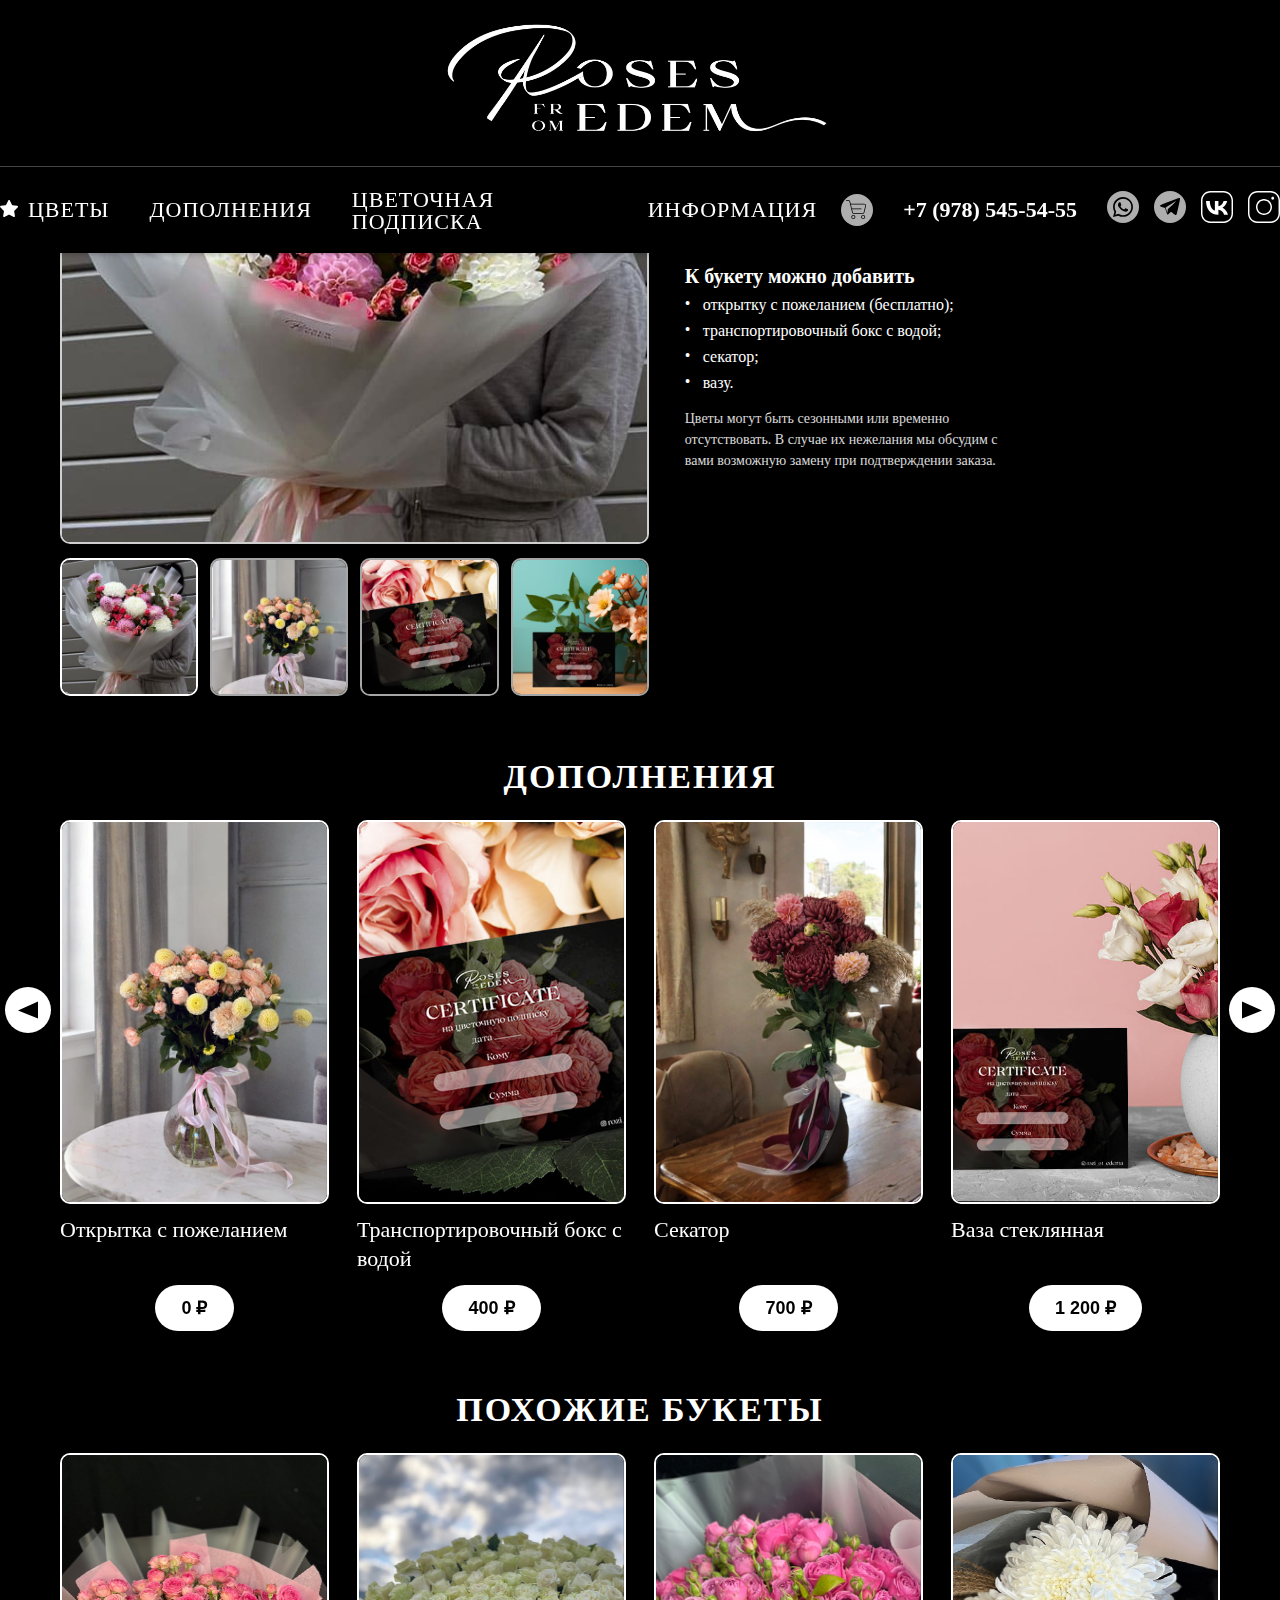
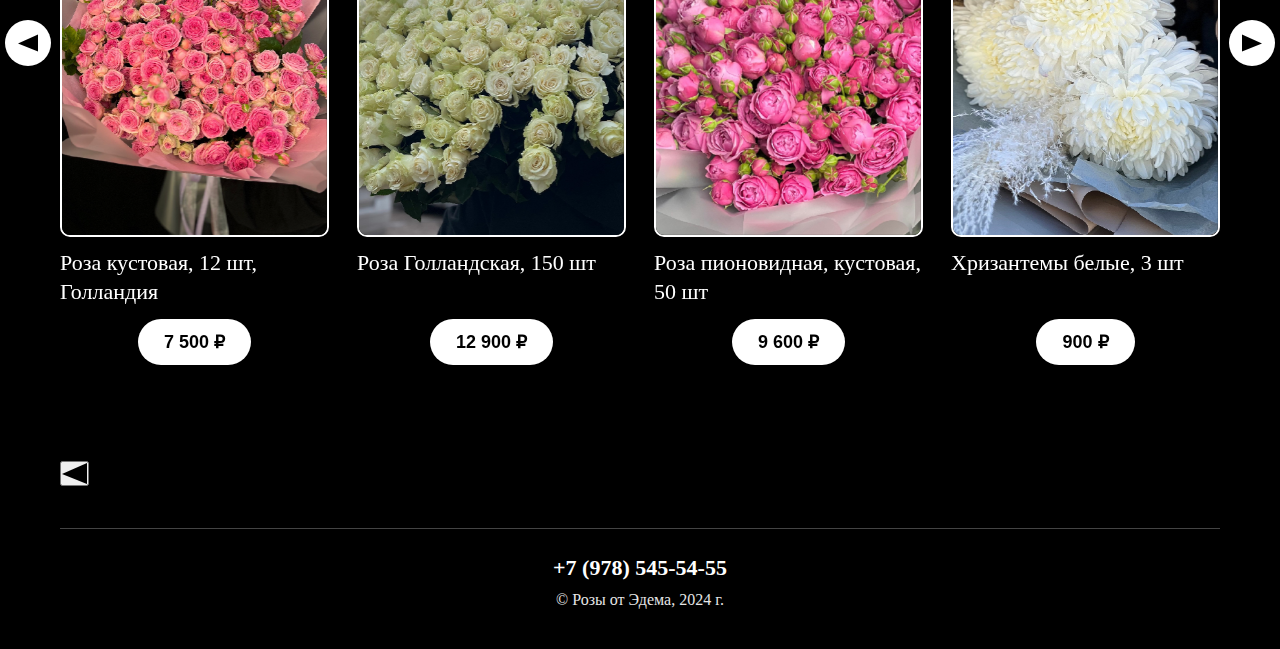
<file: product.html>
<!DOCTYPE html>
<html lang="ru">
  <head>
    <meta charset="UTF-8" />
    <meta name="viewport" content="width=device-width, initial-scale=1.0" />
    <title>Pure azure — Roses from Edem</title>

    <link rel="stylesheet" href="assets/css/base.css" />
    <link rel="stylesheet" href="assets/css/style.css" />
    <link rel="stylesheet" href="assets/libs/swiper/swiper-bundle.min.css" />
    <link rel="stylesheet" href="assets/css/product-card.css" />
    <link rel="stylesheet" href="assets/css/cart.css" />
    <link
      rel="icon"
      href="/assets/images/icons/favicon.svg"
      type="image/svg+xml"
    />
  </head>
  <body>
    <!-- header -->
    <div id="header-placeholder"></div>

    <main class="container product">
      <div class="product__grid">
        <!-- MEDIA -->
        <section class="product__media" aria-label="Фотографии букета">
          <div class="product__photo">
            <img
              id="product-main"
              src="assets/images/izobr/goods_01.jpg"
              alt="Букет Pure azure — крупный план"
            />
          </div>

          <ul class="product__thumbs" role="list" id="product-thumbs">
            <li>
              <button
                class="thumb is-active"
                data-full="assets/images/izobr/goods_01.jpg"
              >
                <img src="assets/images/izobr/goods_01.jpg" alt="Фото 1" />
              </button>
            </li>
            <li>
              <button
                class="thumb"
                data-full="assets/images/izobr/cert-1-1.jpg"
              >
                <img src="assets/images/izobr/cert-1-1.jpg" alt="Фото 2" />
              </button>
            </li>
            <li>
              <button class="thumb" data-full="assets/images/izobr/cert-1.jpg">
                <img src="assets/images/izobr/cert-1.jpg" alt="Фото 3" />
              </button>
            </li>
            <li>
              <button class="thumb" data-full="assets/images/izobr/cert-3.jpg">
                <img src="assets/images/izobr/cert-3.jpg" alt="Фото 4" />
              </button>
            </li>
          </ul>
        </section>

        <!-- SUMMARY -->
        <section class="product__summary">
          <h1 class="product__title">Pure azure</h1>

          <div class="product__price-row">
            <div class="product__price">5&nbsp;000&nbsp;₽</div>
            <a href="#" class="btn btn--primary">Заказать</a>
          </div>

          <div class="product__desc">Нежный букет собран на вкус флориста.</div>

          <div class="product__section">
            <h2 class="product__subtitle">Состав</h2>
            <p>Кустовая роза, одноголовая хризантема, георгины, эвкалипт.</p>
          </div>

          <div class="product__section">
            <h2 class="product__subtitle">К букету можно добавить</h2>
            <ul class="product__list" role="list">
              <li>открытку с пожеланием (бесплатно);</li>
              <li>транспортировочный бокс с водой;</li>
              <li>секатор;</li>
              <li>вазу.</li>
            </ul>
          </div>

          <p class="product__note">
            Цветы могут быть сезонными или временно отсутствовать. В случае их
            нежелания мы обсудим с вами возможную замену при подтверждении
            заказа.
          </p>
        </section>
      </div>
      <!-- 1) Дополнения -->
      <section class="popular container" data-slider="addons">
        <h2 class="popular__title">ДОПОЛНЕНИЯ</h2>
        <div class="popular__slider-wrap">
          <button class="popular-nav popular-prev" aria-label="Предыдущие">
            <img src="assets/images/icons/arrowLeft.svg" alt="" />
          </button>
          <button class="popular-nav popular-next" aria-label="Следующие">
            <img src="assets/images/icons/arrowRight.svg" alt="" />
          </button>

          <div class="swiper popular-swiper">
            <div class="swiper-wrapper"><!-- js --></div>
          </div>
        </div>
      </section>

      <!-- 2) Похожие букеты -->
      <section class="popular container" data-slider="similar">
        <h2 class="popular__title">ПОХОЖИЕ БУКЕТЫ</h2>
        <div class="popular__slider-wrap">
          <button class="popular-nav popular-prev" aria-label="Предыдущие">
            <img src="assets/images/icons/arrowLeft.svg" alt="" />
          </button>
          <button class="popular-nav popular-next" aria-label="Следующие">
            <img src="assets/images/icons/arrowRight.svg" alt="" />
          </button>

          <div class="swiper popular-swiper">
            <div class="swiper-wrapper"><!-- js --></div>
          </div>
        </div>
      </section>
    </main>
    <button id="to-top" class="to-top" type="button" aria-label="Наверх">
      <!-- иконка-стрелка -->
      <img src="assets/images/icons/arrowLeft.svg" alt="" />
    </button>
    <!-- footer -->
    <div id="footer-placeholder"></div>

    <script src="assets/libs/swiper/swiper-bundle.min.js"></script>
    <script src="assets/js/main.js"></script>
    <script src="assets/js/cart.js"></script>
    <script>
      (function () {
        const orderBtn = document.querySelector(".btn.btn--primary");
        if (!orderBtn) return;

        // парсер цены вида "5 000 ₽" -> 5000
        function parsePrice(s) {
          return (
            Number(
              String(s || "")
                .replace(/\u00A0|&nbsp;|₽|\s/g, "")
                .replace(",", ".")
            ) || 0
          );
        }

        // собираем объект товара со страницы
        function buildItemFromPage() {
          const title =
            document.querySelector(".product__title")?.textContent.trim() ||
            "Товар";
          const price = parsePrice(
            document.querySelector(".product__price")?.textContent || "0"
          );
          const img =
            document.getElementById("product-main")?.getAttribute("src") || "";
          const href = location.pathname + location.search;
          const sku = new URLSearchParams(location.search).get("sku");
          const excerpt =
            document.querySelector(".product__desc")?.textContent.trim() || "";

          // стабильный id: предпочитаем ?sku=, иначе из заголовка
          const id =
            sku ||
            "product-" +
              btoa(unescape(encodeURIComponent(title)))
                .replace(/=+$/, "")
                .slice(0, 12);

          return { id, title, price, img, href, excerpt };
        }

        // создаём/получаем скрытую карточку с кнопкой data-add-to-cart
        function ensureShadowCard() {
          let card = document.getElementById("product-shadow-card");
          if (!card) {
            card = document.createElement("a");
            card.id = "product-shadow-card";
            card.className = "product-card";
            card.href = "#";
            card.style.display = "none";
            card.innerHTML = '<button type="button" data-add-to-cart></button>';
            document.body.appendChild(card);
          }
          return card;
        }

        orderBtn.addEventListener("click", function (e) {
          e.preventDefault();

          const item = buildItemFromPage();
          const card = ensureShadowCard();
          card.setAttribute("data-product", JSON.stringify(item));

          // триггерим общий обработчик добавления в корзину
          const btn = card.querySelector("[data-add-to-cart]");
          btn?.click();

          // визуальный отклик на самой кнопке «Заказать»
          const prev = orderBtn.innerHTML;
          orderBtn.classList.add("is-added");
          orderBtn.innerHTML = "Добавлено&nbsp;✓";
          orderBtn.style.transform = "scale(0.98)";
          setTimeout(() => (orderBtn.style.transform = ""), 120);
          setTimeout(() => {
            orderBtn.classList.remove("is-added");
            orderBtn.innerHTML = prev;
          }, 1200);
        });
      })();
    </script>

    <script>
      (function () {
        const box = document.querySelector(".product__photo");
        let main = document.getElementById("product-main");
        const thumbsWrap = document.getElementById("product-thumbs");

        if (!box || !thumbsWrap) return;

        // безопасная установка главного изображения (c предзагрузкой и фолбэком)
        function setMainImage(url, alt) {
          if (!url) return;

          // если главного <img> нет — создадим
          if (!main) {
            main = document.createElement("img");
            main.id = "product-main";
            main.alt = alt || "";
            main.decoding = "async";
            main.loading = "eager";
            box.classList.remove("is-empty");
            box.innerHTML = "";
            box.appendChild(main);
          }

          const probe = new Image();
          probe.onload = () => {
            box.classList.remove("is-empty");
            main.src = url;
            if (alt) main.alt = alt;
          };
          probe.onerror = () => {
            // если картинка битая — показываем плейсхолдер
            box.classList.add("is-empty");
            if (main) {
              main.remove();
              main = null;
            }
          };
          probe.src = url;
        }

        // делегируем клики на список миниатюр
        thumbsWrap.addEventListener("click", (e) => {
          const btn = e.target.closest(".thumb");
          if (!btn) return;

          e.preventDefault();

          const imgEl = btn.querySelector("img");
          const full = btn.dataset.full || imgEl?.getAttribute("src");
          const alt = imgEl?.getAttribute("alt") || "";

          // активное состояние
          thumbsWrap
            .querySelectorAll(".thumb.is-active")
            .forEach((t) => t.classList.remove("is-active"));
          btn.classList.add("is-active");

          setMainImage(full, alt);
        });

        // синхронизируем active при загрузке (если main уже есть)
        if (main && main.src) {
          const curr = Array.from(thumbsWrap.querySelectorAll(".thumb")).find(
            (t) => (t.dataset.full || t.querySelector("img")?.src) === main.src
          );
          if (curr) {
            thumbsWrap
              .querySelectorAll(".thumb.is-active")
              .forEach((t) => t.classList.remove("is-active"));
            curr.classList.add("is-active");
          }
        }
      })();
    </script>
  </body>
</html>
</file>
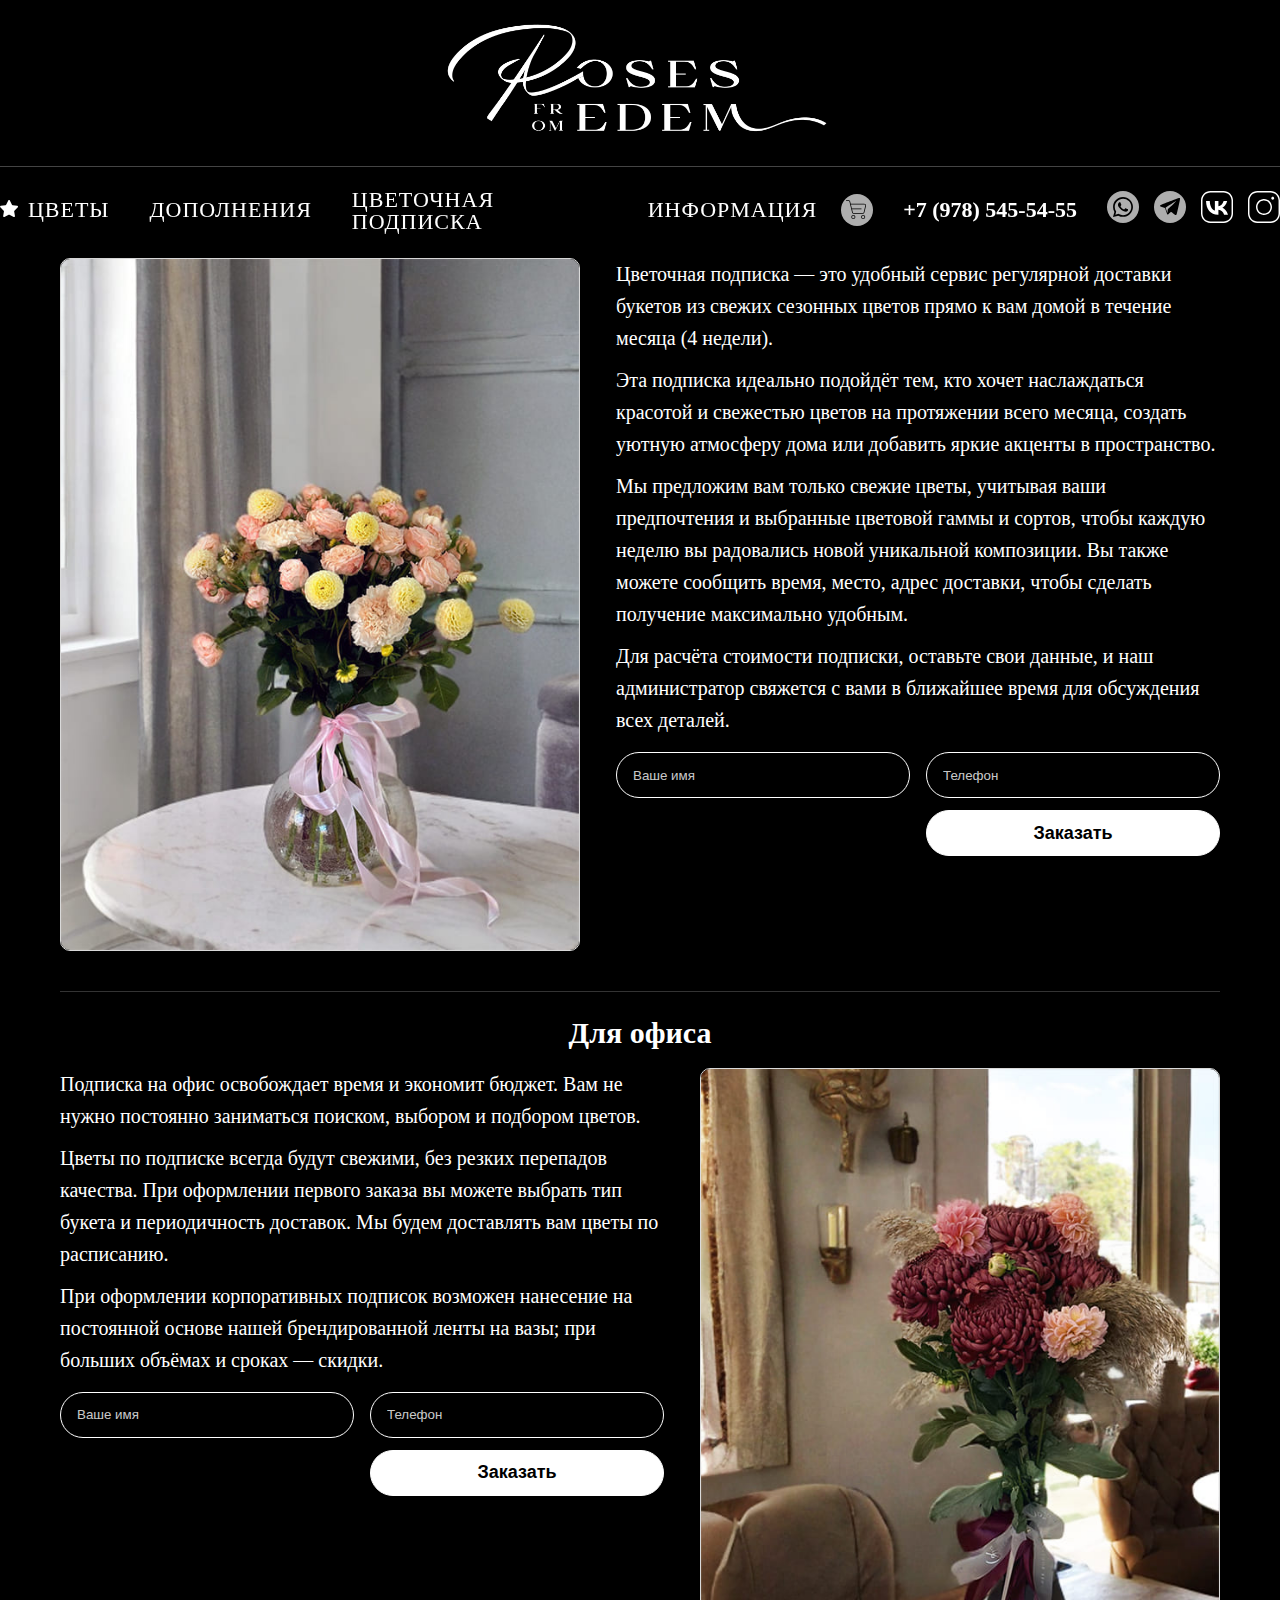
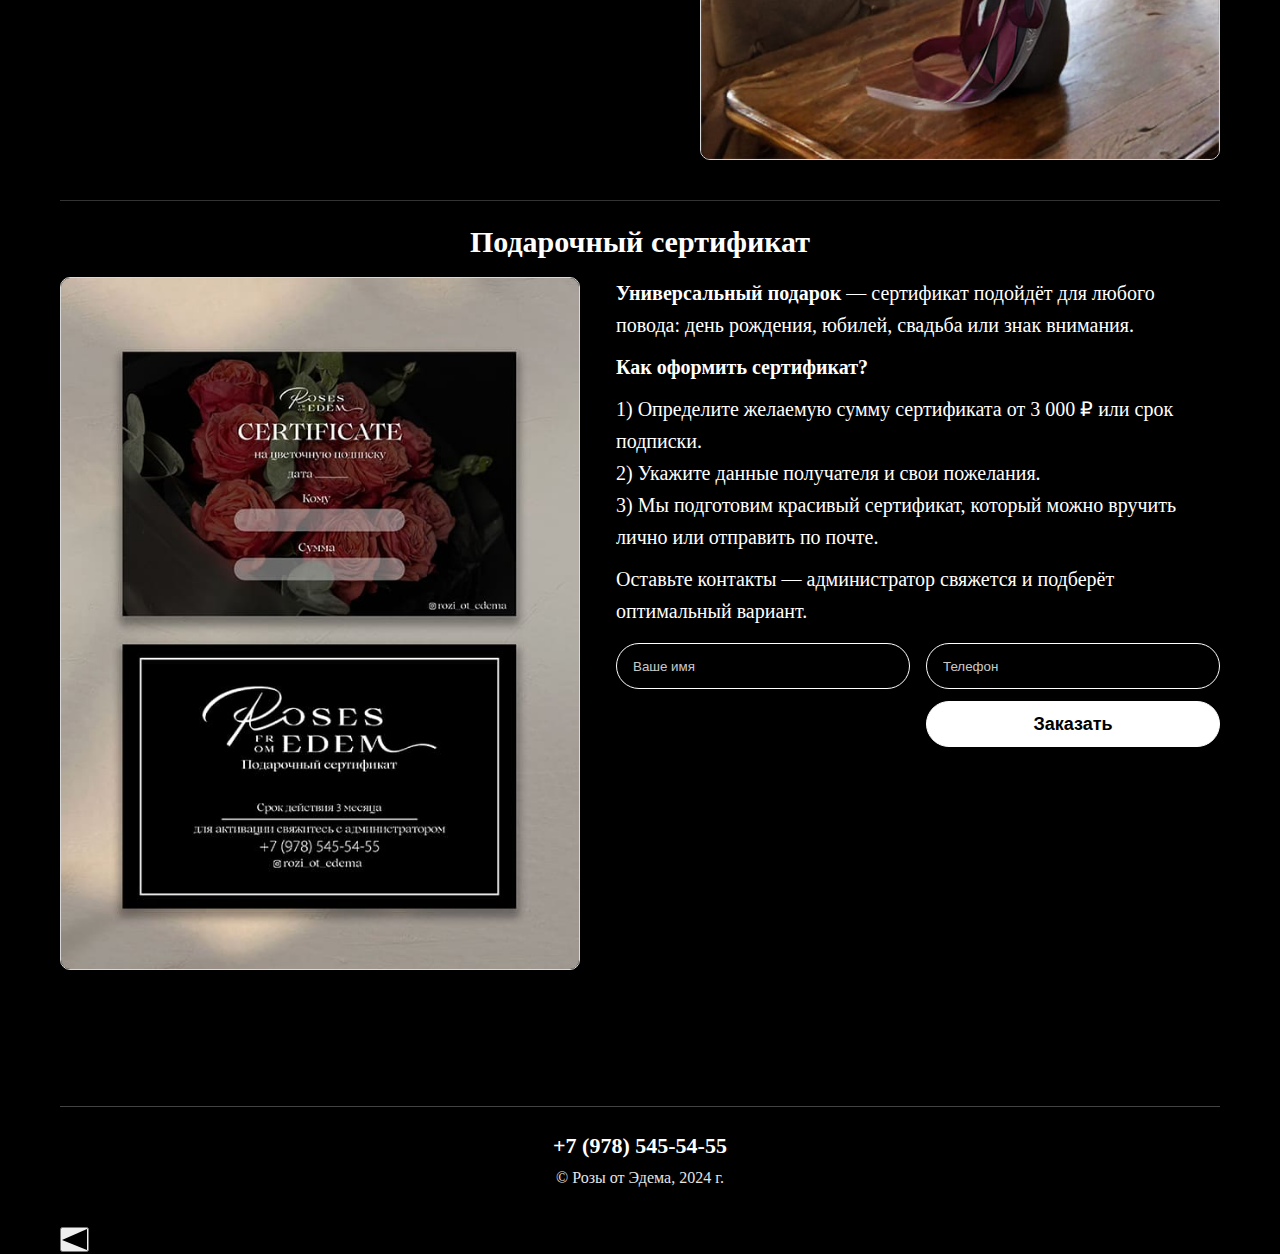
<file: subscription.html>
<!DOCTYPE html>
<html lang="ru">
  <head>
    <meta charset="UTF-8" />
    <meta name="viewport" content="width=device-width, initial-scale=1.0" />
    <title>Цветочная подписка — Roses from Edem</title>

    <link rel="stylesheet" href="assets/css/base.css" />
    <link rel="stylesheet" href="assets/css/style.css" />
    <link
      rel="icon"
      href="/assets/images/icons/favicon.svg"
      type="image/svg+xml"
    />
  </head>
  <body>
    <!-- header -->
    <div id="header-placeholder"></div>

    <main class="container subscription">
      <h1 class="subscription__title">ЦВЕТОЧНАЯ ПОДПИСКА</h1>

      <!-- Пиллы-навигации -->
      <nav class="subs-nav" aria-label="Типы подписки">
        <a class="chip is-active" href="#home">Для дома</a>
        <a class="chip" href="#office">Для офиса</a>
        <a class="chip" href="#gift">В подарок</a>
      </nav>

      <!-- Блок 1 — Для дома -->
      <section id="home" class="sub-block">
        <h2 class="sub-block__title">Для дома</h2>

        <div class="sub-block__grid">
          <figure class="sub-block__media">
            <img
              src="assets/images/izobr/cert-1-1.jpg"
              alt="Подписка: букет для дома"
            />
          </figure>

          <div class="sub-block__content">
            <p>
              Цветочная подписка — это удобный сервис регулярной доставки
              букетов из свежих сезонных цветов прямо к вам домой в течение
              месяца (4 недели).
            </p>
            <p>
              Эта подписка идеально подойдёт тем, кто хочет наслаждаться
              красотой и свежестью цветов на протяжении всего месяца, создать
              уютную атмосферу дома или добавить яркие акценты в пространство.
            </p>
            <p>
              Мы предложим вам только свежие цветы, учитывая ваши предпочтения и
              выбранные цветовой гаммы и сортов, чтобы каждую неделю вы
              радовались новой уникальной композиции. Вы также можете сообщить
              время, место, адрес доставки, чтобы сделать получение максимально
              удобным.
            </p>
            <p>
              Для расчёта стоимости подписки, оставьте свои данные, и наш
              администратор свяжется с вами в ближайшее время для обсуждения
              всех деталей.
            </p>

            <form class="sub-form" action="#" method="post">
              <input
                class="pill-input"
                type="text"
                name="name"
                placeholder="Ваше имя"
                required
              />
              <input
                class="pill-input"
                type="tel"
                name="phone"
                placeholder="Телефон"
                required
              />
              <button class="btn btn--primary btn--xl" type="submit">
                Заказать
              </button>
            </form>
          </div>
        </div>
      </section>

      <!-- Блок 2 — Для офиса (картинка справа) -->
      <section id="office" class="sub-block sub-block--reverse">
        <h2 class="sub-block__title">Для офиса</h2>

        <div class="sub-block__grid">
          <figure class="sub-block__media">
            <img
              src="assets/images/izobr/cert-2-2.jpg"
              alt="Подписка: букет для офиса"
            />
          </figure>

          <div class="sub-block__content">
            <p>
              Подписка на офис освобождает время и экономит бюджет. Вам не нужно
              постоянно заниматься поиском, выбором и подбором цветов.
            </p>
            <p>
              Цветы по подписке всегда будут свежими, без резких перепадов
              качества. При оформлении первого заказа вы можете выбрать тип
              букета и периодичность доставок. Мы будем доставлять вам цветы по
              расписанию.
            </p>
            <p>
              При оформлении корпоративных подписок возможен нанесение на
              постоянной основе нашей брендированной ленты на вазы; при больших
              объёмах и сроках — скидки.
            </p>
            <form class="sub-form" action="#" method="post">
              <input
                class="pill-input"
                type="text"
                name="name"
                placeholder="Ваше имя"
                required
              />
              <input
                class="pill-input"
                type="tel"
                name="phone"
                placeholder="Телефон"
                required
              />
              <button class="btn btn--primary btn--xl" type="submit">
                Заказать
              </button>
            </form>
          </div>
        </div>
      </section>

      <!-- Блок 3 — В подарок -->
      <section id="gift" class="sub-block">
        <h2 class="sub-block__title">Подарочный сертификат</h2>

        <div class="sub-block__grid">
          <figure class="sub-block__media">
            <img
              src="assets/images/izobr/cert-3-1.jpg"
              alt="Подарочный сертификат на цветочную подписку"
            />
          </figure>

          <div class="sub-block__content">
            <p>
              <strong>Универсальный подарок</strong> — сертификат подойдёт для
              любого повода: день рождения, юбилей, свадьба или знак внимания.
            </p>
            <p><strong>Как оформить сертификат?</strong></p>
            <p>
              1) Определите желаемую сумму сертификата от 3 000 ₽ или срок
              подписки. <br />
              2) Укажите данные получателя и свои пожелания. <br />
              3) Мы подготовим красивый сертификат, который можно вручить лично
              или отправить по почте.
            </p>
            <p>
              Оставьте контакты — администратор свяжется и подберёт оптимальный
              вариант.
            </p>
            <form class="sub-form" action="#" method="post">
              <input
                class="pill-input"
                type="text"
                name="name"
                placeholder="Ваше имя"
                required
              />
              <input
                class="pill-input"
                type="tel"
                name="phone"
                placeholder="Телефон"
                required
              />
              <button class="btn btn--primary btn--xl" type="submit">
                Заказать
              </button>
            </form>
          </div>
        </div>
      </section>
    </main>

    <!-- footer -->
    <div id="footer-placeholder"></div>

    <button id="to-top" class="to-top" type="button" aria-label="Наверх">
      <!-- иконка-стрелка -->
      <img src="assets/images/icons/arrowLeft.svg" alt="" />
    </button>
    <!-- Footer partial -->
    <div id="footer-placeholder"></div>

    <script src="assets/libs/swiper/swiper-bundle.min.js"></script>
    <script src="assets/js/main.js"></script>
    <script src="assets/js/cart.js"></script>
    <script>
      /* ===== Плавный скролл для чипов ===== */
      function smoothScrollTo(targetY, duration = 700) {
        const startY = window.scrollY || document.documentElement.scrollTop;
        const diff = targetY - startY;
        if (Math.abs(diff) < 2) return;
        const ease = (t) =>
          t < 0.5 ? 4 * t * t * t : 1 - Math.pow(-2 * t + 2, 3) / 2;
        const t0 = performance.now();
        requestAnimationFrame(function raf(now) {
          const p = Math.min(1, (now - t0) / duration);
          window.scrollTo(0, startY + diff * ease(p));
          if (p < 1) requestAnimationFrame(raf);
        });
      }

      /* ===== Навигация-чипы: клик + автоподсветка ===== */
      (function initSubsChips() {
        const chips = [...document.querySelectorAll(".subs-nav .chip")];
        if (!chips.length) return;

        chips.forEach((chip) => {
          chip.addEventListener("click", (e) => {
            const id = chip.getAttribute("href");
            const target = document.querySelector(id);
            if (!target) return;
            e.preventDefault();
            history.pushState(null, "", id);
            chips.forEach((c) => c.classList.toggle("is-active", c === chip));
            const top =
              target.getBoundingClientRect().top + window.scrollY - 16;
            smoothScrollTo(top, 700);
          });
        });

        const sections = [...document.querySelectorAll(".sub-block")];
        const io = new IntersectionObserver(
          (entries) => {
            const vis = entries
              .filter((en) => en.isIntersecting)
              .sort((a, b) => b.intersectionRatio - a.intersectionRatio)[0];
            if (!vis) return;
            const id = "#" + vis.target.id;
            chips.forEach((c) =>
              c.classList.toggle("is-active", c.getAttribute("href") === id)
            );
            history.replaceState(null, "", id);
          },
          { threshold: [0.5] }
        );
        sections.forEach((s) => io.observe(s));
      })();

      /* ===== Телефон: прогрессивная маска + валидация ===== */
      (function initPhoneMask() {
        const forms = [...document.querySelectorAll(".sub-form")];
        if (!forms.length) return;

        const digitsOnly = (v) => (v || "").replace(/\D+/g, "");

        // Нормализация под РФ для live-форматирования:
        // всегда считаем, что страна = 7, 8 -> 7, остальное идёт как "остальные 10"
        function normalizeForFormat(raw) {
          let d = digitsOnly(raw);
          if (!d) return "";
          if (d[0] === "8") d = d.slice(1); // отбрасываем 8
          if (d[0] === "7") d = d.slice(1); // убираем 7 из тела номера
          return ("7" + d).slice(0, 11); // 7 + до 10 цифр
        }

        // Форматируем постепенно: +7, +7 (9, +7 (97, ... +7 (978) 8, ... +7 (978) 897-5, ...
        function formatRuProgressive(normalized) {
          if (!normalized) return "";
          const c = normalized[0]; // всегда '7'
          const rest = normalized.slice(1); // до 10 цифр
          let out = "+" + c;
          if (rest.length >= 1)
            out += " (" + rest.slice(0, Math.min(3, rest.length));
          if (rest.length >= 3) out += ")";
          if (rest.length >= 4)
            out += " " + rest.slice(3, Math.min(6, rest.length));
          if (rest.length >= 6)
            out += "-" + rest.slice(6, Math.min(8, rest.length));
          if (rest.length >= 8)
            out += "-" + rest.slice(8, Math.min(10, rest.length));
          return out;
        }

        // Валидация: ровно 11 цифр общего номера и начинается на 7
        function isValidFull(raw) {
          let d = digitsOnly(raw);
          if (!d) return false;
          if (d[0] === "8") d = "7" + d.slice(1);
          if (d[0] !== "7" && d.length === 10) d = "7" + d; // если ввели 10 цифр без 7
          return d.length === 11 && d[0] === "7";
        }

        // UI-ошибки
        function setError(input, msg) {
          if (!input) return;
          input.classList.add("input-error");
          let hint = input.nextElementSibling;
          if (!hint || !hint.classList.contains("form-error")) {
            hint = document.createElement("div");
            hint.className = "form-error";
            input.insertAdjacentElement("afterend", hint);
          }
          hint.textContent = msg;
        }
        function clearError(input) {
          if (!input) return;
          input.classList.remove("input-error");
          const hint = input.nextElementSibling;
          if (hint && hint.classList.contains("form-error")) hint.remove();
        }

        forms.forEach((form) => {
          const name = form.querySelector('input[name="name"]');
          const phone = form.querySelector('input[name="phone"]');
          const btn = form.querySelector('button[type="submit"]');
          if (!phone) return;

          // live-маска
          function reformat() {
            const norm = normalizeForFormat(phone.value);
            phone.value = formatRuProgressive(norm); // скобки/дефисы появляются по мере ввода
            clearError(phone);
          }
          phone.addEventListener("input", reformat);

          // корректная вставка
          phone.addEventListener("paste", (e) => {
            e.preventDefault();
            const text = (e.clipboardData || window.clipboardData).getData(
              "text"
            );
            const norm = normalizeForFormat(text);
            phone.value = formatRuProgressive(norm);
          });

          // на blur: если пусто — очищаем до "", если неполный — подсветим ошибку
          phone.addEventListener("blur", () => {
            clearError(phone);
            if (!digitsOnly(phone.value)) {
              phone.value = "";
              return;
            }
            if (!isValidFull(phone.value))
              setError(phone, "Введите номер в формате +7 (XXX) XXX-XX-XX");
          });

          // Сабмит (один! дубликатов нет)
          form.addEventListener("submit", (e) => {
            e.preventDefault();
            clearError(name);
            clearError(phone);

            let ok = true;
            if (!name?.value.trim()) {
              setError(name, "Укажите имя");
              ok = false;
            }
            if (!isValidFull(phone.value)) {
              setError(phone, "Проверьте номер телефона");
              ok = false;
            }
            if (!ok) return;

            // имитация отправки
            btn.disabled = true;
            const prev = btn.textContent;
            btn.textContent = "Отправляем…";

            setTimeout(() => {
              btn.disabled = false;
              btn.textContent = prev;
              form.reset();
              showToast?.(
                "Заявка отправлена. Мы свяжемся с вами в ближайшее время."
              );
            }, 900);
          });
        });
      })();
    </script>
  </body>
</html>
</file>
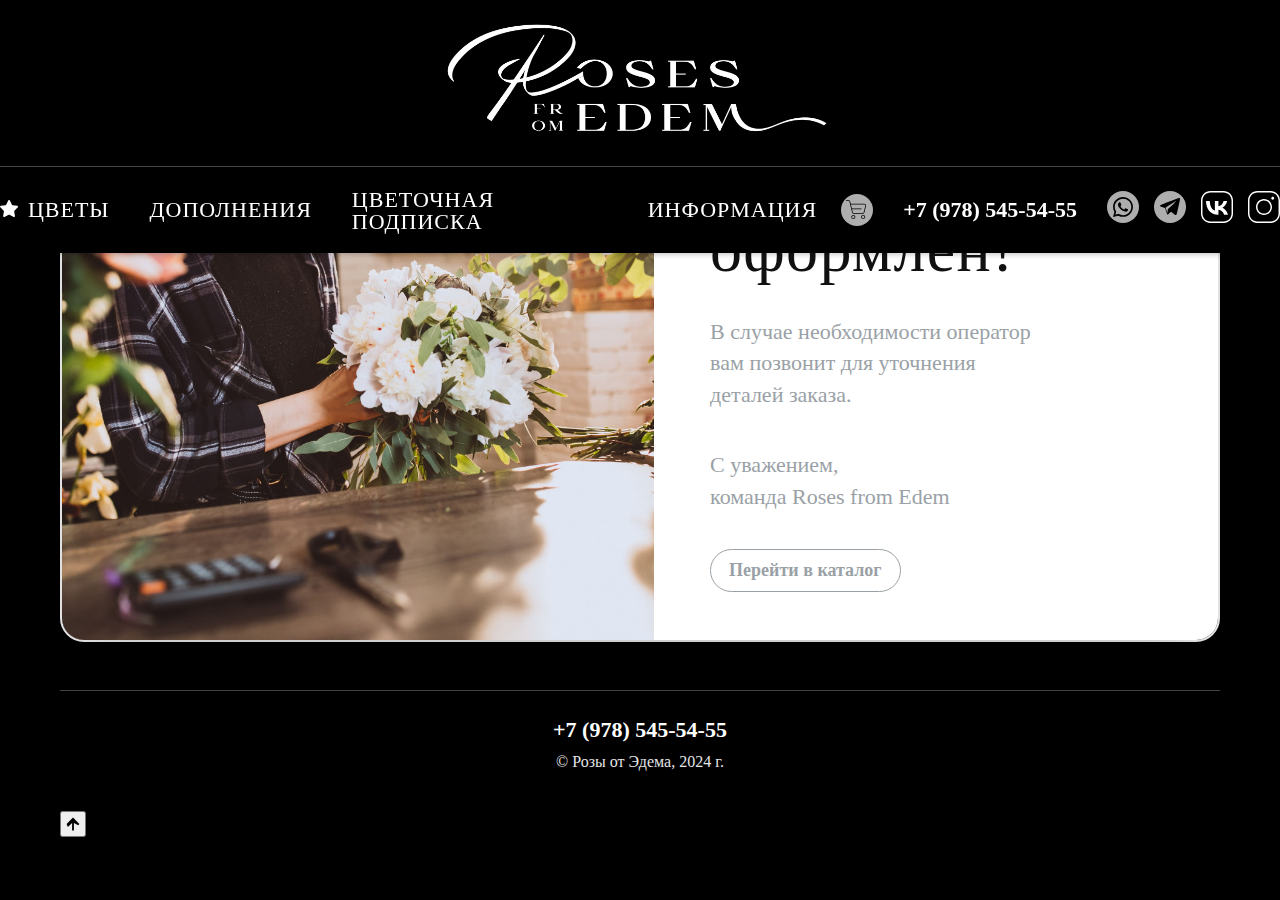
<file: success.html>
<!DOCTYPE html>
<html lang="ru">
  <head>
    <meta charset="UTF-8" />
    <meta name="viewport" content="width=device-width, initial-scale=1.0" />
    <title>Заказ оформлен — Roses from Edem</title>

    <link rel="stylesheet" href="assets/css/base.css" />
    <link rel="stylesheet" href="assets/css/style.css" />
    <link rel="stylesheet" href="assets/libs/swiper/swiper-bundle.min.css" />
    <link rel="stylesheet" href="assets/css/product-card.css" />
    <link rel="stylesheet" href="assets/css/cart.css" />
    <link rel="stylesheet" href="assets/css/info.css" />

    <!-- стиль страницы успеха -->
    <link rel="stylesheet" href="assets/css/success.css" />

    <link
      rel="icon"
      href="/assets/images/icons/favicon.svg"
      type="image/svg+xml"
    />
  </head>
  <body>
    <!-- Header partial -->
    <div id="header-placeholder"></div>

    <main class="container success">
      <section class="success-card" aria-label="Заказ оформлен">
        <figure class="success-media">
          <!-- замени на свою картинку, ниже стоит фолбэк -->
          <img
            src="assets/images/woman-florist-her-own-floral-shop-taking-care-flowers.jpg"
            alt="Наш флорист за работой"
            onerror="this.src='assets/images/izobr/team.jpg'; this.onerror=null;"
          />
        </figure>

        <div class="success-content">
          <h1 class="success-title">Ваш заказ<br />успешно<br />оформлен!</h1>

          <p class="success-lead">
            В случае необходимости оператор<br />
            вам позвонит для уточнения<br />
            деталей заказа.
          </p>

          <p class="success-sign">
            С уважением,<br />
            команда Roses from Edem
          </p>

          <div class="success-actions">
            <a class="btn btn--ghost" href="/catalog.html">Перейти в каталог</a>
          </div>
        </div>
      </section>
    </main>

    <!-- Footer partial -->
    <div id="footer-placeholder"></div>

    <script src="assets/js/main.js"></script>
    <script src="assets/js/cart.js"></script>
    <script>
      // подставим header/footer
      (async function mountPartials() {
        try {
          await includePartials?.();
        } catch (_) {}
      })();

      // показать № заказа и сумму, если есть last_order из корзины
      (function showOrderInfo() {
        let order = null;
        try {
          order = JSON.parse(localStorage.getItem("last_order") || "null");
        } catch {}
        const params = new URLSearchParams(location.search);
        const idFromQuery = params.get("order");

        const $meta = document.getElementById("success-meta");
        const $id = document.getElementById("order-id");
        const $total = document.getElementById("order-total");

        if ($id && (idFromQuery || order?.id)) {
          $id.textContent = idFromQuery || order.id;
        }
        if ($total && order?.total != null) {
          try {
            $total.textContent =
              new Intl.NumberFormat("ru-RU").format(order.total) + " ₽";
          } catch {
            $total.textContent = (order.total || 0) + " ₽";
          }
        }
        if ((idFromQuery || order?.id) && order) $meta.hidden = false;
      })();
    </script>
  </body>
</html>
</file>
<file: assets/css/base.css>
/* =========================
   base.css — базовые стили
   ========================= */

/* Сброс / нормализация */
*,
*::before,
*::after {
  box-sizing: border-box;
  margin: 0;
  padding: 0;
}

/* Токены */
:root {
  --bg: #000;
  --fg: #fff;
  --border: #444;
  --muted: #aeaeae;

  --radius-md: 10px;

  --space-2: 8px;
  --space-3: 12px;
  --space-4: 16px;
  --space-5: 20px;
  --space-6: 24px;
  --space-8: 32px;
  --space-10: 40px;
  --space-15: 60px;

  --container-max: 1400px;

  --font-ui: "Cormorant Garamond", serif;
  --fs-nav: 22px;
}

html,
body {
  background: var(--bg);
  color: var(--fg);
  font-family: var(--font-ui);
}

body {
  padding-inline: var(--space-15);
}
@media (max-width: 781px) {
  body {
    padding-inline: var(--space-2);
  }
}
img,
svg {
  display: block;
  max-width: 100%;
  height: auto;
}

/* Контейнер */
.container {
  width: 100%;
  max-width: var(--container-max);
  margin-inline: auto;
}

/* Ссылки по умолчанию */
a {
  color: inherit;
  text-decoration: none;
}

/* Утилита для доступности */
.visually-hidden {
  position: absolute !important;
  width: 1px;
  height: 1px;
  margin: -1px;
  padding: 0;
  border: 0;
  clip: rect(0 0 0 0);
  clip-path: inset(50%);
  overflow: hidden;
  white-space: nowrap;
}
</file>
<file: assets/css/style.css>
/* =========================
   style.css — компоненты
   ========================= */

/* ---------- Header ---------- */
.site-header {
  position: fixed;
  top: 0;
  left: 0;
  width: 100%;
  z-index: 1000;
  background: #000; /* Фон, соответствующий вашему дизайну */
  box-shadow: 0 2px 5px rgba(0, 0, 0, 0.2); /* Опционально: тень для визуального отделения */
}
.site-header__brand {
  text-align: center;
}
.site-header__brand-link {
  display: inline-block; /* не растягиваемся на всю строку */
  line-height: 0;
}
.site-header__logo {
  max-width: 450px;
  margin-inline: auto;
}

/* ---------- Main Nav ---------- */
.main-nav {
  border-top: 1px solid var(--border);
  padding-block: var(--space-5);
  font-size: var(--fs-nav);
}

.main-nav__bar {
  display: flex;
  align-items: center;
  justify-content: space-between;
  gap: var(--space-6);
}

.main-nav__list {
  list-style: none;
  display: flex;
  align-items: center;
  gap: 40px;
}

.main-nav__link {
  text-transform: uppercase;
  letter-spacing: 1px;

  line-height: 1;
  display: inline-flex;
  align-items: center;
  gap: 10px;
  position: relative;
  transition: opacity 0.18s ease, transform 0.18s ease;
}
.main-nav__link::after {
  content: "";
  position: absolute;
  left: 0;
  right: 0;
  bottom: -6px;
  height: 1px;
  background: #fff;
  transform: scaleX(0);
  transform-origin: left center;
  transition: transform 0.22s ease;
  opacity: 0.9;
}
.main-nav__link:hover {
  transform: translateY(-1px);
}
.main-nav__link:hover::after {
  transform: scaleX(1);
}
.main-nav__icon img {
  filter: invert(1);
  display: inline-flex;
  align-items: center;
  width: 28px;
}

/* ---------- Header Actions (справа) ---------- */
.header-actions {
  display: flex;
  align-items: center;
  gap: 30px;
}

.header-actions__cart {
  width: 32px;
  height: 32px;
  border-radius: 50%;
  background: var(--muted);
  display: inline-flex;
  align-items: center;
  justify-content: center;
  transition: box-shadow 0.2s ease, transform 0.2s ease,
    background-color 0.2s ease;
}
.header-actions__cart:hover {
  transform: translateY(-1px);
  background: #fff;
  box-shadow: 0 6px 18px rgba(0, 0, 0, 0.35);
}
.header-actions__cart img {
  width: 20px;
  margin-left: -3px;
}

.header-actions__phone {
  font-weight: 700;
  white-space: nowrap;
  transition: opacity 0.18s ease, text-shadow 0.18s ease;
}
.header-actions__phone:hover {
  text-decoration: underline;
  opacity: 0.95;
}
/* ---------- Social ---------- */
.social__list {
  display: flex;
  gap: 15px;
}

ul.social__list,
ul.social__list li.social__item {
  list-style: none;
}
/* Вариант с фоном (круг) */
.social__link--circle {
  width: 32px;
  height: 32px;
  border-radius: 50%;
  background: var(--muted);
  display: inline-flex;
  align-items: center;
  justify-content: center;
}
.social__link--circle .social__icon {
  width: 20px;
  filter: invert(0);
}
/* Вариант без фона (прозрачный) */
.social__link--ghost {
  display: inline-flex;
  align-items: center;
  justify-content: center;
  width: 32px;
  height: 32px;
}
.social__link--circle,
.social__link--ghost {
  transition: transform 0.18s ease, box-shadow 0.18s ease,
    background-color 0.18s ease, border-color 0.18s ease;
}
.social__link--circle:hover {
  transform: translateY(-1px);
  box-shadow: 0 6px 16px rgba(0, 0, 0, 0.35);
}
.social__link--ghost:hover {
  transform: translateY(-1px);
  border-color: #fff;
}
/* Делает чёрные svg белыми */
.social__icon,
.main-nav__icon img {
  filter: invert(1);
}

/* ===== HERO SLIDER ===== */
/*.hero-slider {
  margin: 40px 0;
}
*/
.hero-slider__frame {
  border: 2px solid #fff;
  border-radius: 12px;
  overflow: hidden; /* ← клипает углы во время анимации */
}

/* высота по макету; при желании переставь на aspect-ratio 
.hero-swiper {
  height: min(70vh, 740px);
}*/
.hero-swiper .swiper-slide {
  display: flex;
}
.hero-swiper img {
  width: 100%;
  height: 100%;
  object-fit: cover;
  display: block;
}

/* Пагинация: ряд маленьких точек по центру снизу */
.hero-swiper .swiper-pagination {
  position: absolute;
  left: 0;
  right: 0;
  bottom: 18px;
  text-align: center;
}
.hero-swiper .swiper-pagination-bullet {
  width: 8px;
  height: 8px;
  border-radius: 50%;
  background: rgba(255, 255, 255, 0.45);
  opacity: 1; /* Swiper по умолчанию меняет opacity — выключаем */
  margin: 0 6px !important;
  transition: transform 0.2s ease, background-color 0.2s ease;
}
.hero-swiper .swiper-pagination-bullet:hover {
  transform: scale(1.2);
}
.hero-swiper .swiper-pagination-bullet-active {
  background: #fff;
  transform: scale(1.25);
}

/* Мобилка: чуть крупнее кликабельность */
@media (max-width: 640px) {
  .hero-swiper {
    height: min(48vh, 420px);
  }
  .hero-swiper .swiper-pagination-bullet {
    width: 9px;
    height: 9px;
    margin: 0 5px !important;
  }
}

/* ===== JS Mega Popover ===== */
.mega-popover {
  position: fixed; /* не завязан на поток, не обрежется */
  inset: auto auto auto auto; /* будем задавать left/top из JS */
  width: min(1280px, 98vw);
  background: #fff;
  color: #111;
  border-radius: var(--radius-md);
  border: 1px solid #fff;
  box-shadow: 0 12px 40px rgba(0, 0, 0, 0.35);
  padding: 28px 32px;
  z-index: 1000;
  opacity: 0;
  transform: translateY(8px);
  pointer-events: none;
  transition: opacity 0.18s ease, transform 0.18s ease;
}
.mega-popover.is-open {
  opacity: 1;
  transform: translateY(0);
  pointer-events: auto;
}

.mega-grid {
  display: grid;
  grid-template-columns: 1fr 1fr 1fr;
  column-gap: 48px;
}
.mega-col--divided {
  position: relative;
  padding-left: 48px;
}
.mega-col--divided::before {
  content: "";
  position: absolute;
  left: 0;
  top: 0;
  bottom: 0;
  width: 1px;
  background: #e6e6e6;
}

.mega-title {
  font-size: 28px;
  text-transform: uppercase;
  letter-spacing: 0.5px;
  margin-bottom: 16px;
  position: relative;
  display: inline-flex;
}
.mega-title:hover {
  transform: translateY(-1px);
}
.mega-list {
  list-style: none;
  margin-left: 10px;
  padding: 0;
}
.mega-link {
  padding: 6px 0;
  font-size: 22px;
  line-height: 1.25;
  color: #111;
  display: inline-flex;
  align-items: center;
  gap: 10px;
  position: relative;
}
.mega-link::after {
  content: "";
  position: absolute;
  left: 0;
  right: 0;
  bottom: 0;
  height: 1px;
  background: #111;
  transform: scaleX(0);
  transform-origin: left center;
  transition: transform 0.22s ease;
  opacity: 0.9;
}
.mega-link:hover {
  transform: translateY(-1px);
}
.mega-link:hover::after {
  transform: scaleX(1);
}

@media (max-width: 1100px) {
  .mega-popover {
    padding: 24px;
  }
  .mega-grid {
    column-gap: 32px;
  }
  .mega-col--divided {
    padding-left: 32px;
  }
}
@media (max-width: 900px) {
  .mega-grid {
    grid-template-columns: 1fr 1fr;
    row-gap: 24px;
  }
}
@media (max-width: 640px) {
  .mega-grid {
    grid-template-columns: 1fr;
  }
  .mega-col--divided {
    padding-left: 0;
  }
  .mega-col--divided::before {
    display: none;
  }
  .mega-title {
    font-size: 24px;
  }
  .mega-link {
    font-size: 18px;
  }
}

/* ===== CATEGORIES ===== */
:root {
  --cat-h: 480px; /* единая высота карточек; при необходимости подправь */
}

.categories {
  margin-block: 60px;
}

.categories__title {
  text-align: center;
  font-size: 34px;
  letter-spacing: 2px;
  text-transform: uppercase;
  margin-bottom: 24px;
}
@media (max-width: 640px) {
  .categories__title {
    font-size: 28px;

    margin-bottom: 24px;
  }
}
/* Сетка 12 колонок:
   hero — слева, 8 колонок;
   menu — справа, 4 колонки;
   comp + add — ниже, по 4 колонки. */
.categories__grid {
  display: grid;
  grid-template-columns: repeat(12, 1fr);
  gap: 28px;
}

/* Базовая карточка */
.cat-card {
  position: relative;
  display: block;
  height: var(--cat-h); /* ОДИНАКОВАЯ ВЫСОТА */
  border: 2px solid #fff;
  overflow: hidden;
  border-radius: 6px;
  isolation: isolate;
}

.cat-card img {
  width: 100%;
  height: 100%;
  object-fit: cover; /* заполняем без искажений */
  transition: transform 0.35s ease;
}

.cat-card:hover img {
  transform: scale(1.03);
}

/* Подпись */
.cat-card__label {
  position: absolute;
  top: 16px;
  left: 16px;
  font-size: 28px;
  letter-spacing: 1px;
  text-transform: uppercase;
  text-shadow: 0 1px 2px rgba(0, 0, 0, 0.4);
}

.cat-card__label--br {
  /* как на макете — в правом нижнем углу */
  top: auto;
  left: auto;
  right: 16px;
  bottom: 14px;
}

/* Раскладка (без aspect-ratio) */
.cat-card--hero {
  grid-column: 1 / span 8; /* слева, 8 колонок */
  grid-row: 1 / span 1;
}

.cat-card--menu {
  grid-column: 9 / span 4; /* справа, 4 колонки */
  grid-row: 1 / span 1; /* ВАЖНО: не растягиваем на два ряда */
}

.cat-card--comp {
  grid-column: 1 / span 4; /* нижний левый */
  grid-row: 2 / span 1;
}

.cat-card--add {
  grid-column: 5 / span 8; /* нижний центр */
  grid-row: 2 / span 1;
}

/* Адаптив */
@media (max-width: 1100px) {
  :root {
    --cat-h: 320px;
  }

  .categories__grid {
    grid-template-columns: repeat(8, 1fr);
    gap: 22px;
  }

  .cat-card--hero {
    grid-column: 1 / span 5;
  }
  .cat-card--menu {
    grid-column: 6 / span 3;
  }
  .cat-card--comp {
    grid-column: 1 / span 4;
  }
  .cat-card--add {
    grid-column: 5 / span 4;
  }

  .cat-card__label {
    font-size: 24px;
  }
}

@media (max-width: 800px) {
  :root {
    --cat-h: 260px;
  }

  .categories__grid {
    grid-template-columns: 1fr;
  }

  .cat-card--hero,
  .cat-card--menu,
  .cat-card--comp,
  .cat-card--add {
    grid-column: auto;
    grid-row: auto;
  }

  .cat-card__label {
    font-size: 22px;
  }
}

/* ===== CATEGORIES — мобильная раскладка как на макете ===== */
@media (max-width: 640px) {
  .categories {
    margin-block: 40px 28px;
  }

  /* сетка: 2 колонки — чтобы средний ряд был 2×1 */
  .categories__grid {
    grid-template-columns: repeat(2, 1fr);
    gap: 12px; /* чуть плотнее, как на скрине */
  }

  /* единый вид карточек: тонкая белая рамка */
  .cat-card {
    border: 1px solid rgba(255, 255, 255, 0.9);
    border-radius: 6px;
    height: auto; /* высоту задаём через aspect-ratio ниже */
    overflow: hidden;
  }
  .cat-card img {
    object-fit: cover;
  }

  /* 1-я строка — широкая */
  .cat-card--hero {
    grid-column: 1 / -1; /* на две колонки */
    aspect-ratio: 4 / 3; /* близко к тому, что на скрине */
  }

  /* 2-я строка — две плитки */
  .cat-card--menu {
    grid-column: 1 / span 1; /* левая плитка */
    aspect-ratio: 3 / 4;
  }
  .cat-card--comp {
    grid-column: 2 / span 1; /* правая плитка */
    aspect-ratio: 3 / 4;
  }

  /* 3-я строка — широкая */
  .cat-card--add {
    grid-column: 1 / -1;
    aspect-ratio: 4 / 3;
  }

  /* подписи чуть меньше и ближе к краям */
  .cat-card__label {
    font-size: 16px;
    top: 10px;
    left: 10px;
  }
  .cat-card__label--br {
    /* как на макете — в правом нижнем углу */
    top: auto;
    left: auto;
    right: 16px;
    bottom: 14px;
  }
}

/* ===== POPULAR ===== */
:root {
  --popular-img-h: 380px; /* было 320 — сделал выше */
}

.popular {
  margin-block: 60px 40px;
}

.popular__title {
  text-align: center;
  font-size: 34px;
  letter-spacing: 2px;
  text-transform: uppercase;
  margin-bottom: 24px;
}

.popular__slider-wrap {
  position: relative;
}

/* Swiper обёртка */
.popular-swiper {
  padding: 0 4px;
}
.popular-swiper .swiper-slide {
  height: auto;
}

/* Навигация — центр по высоте ИЗОБРАЖЕНИЙ */
.popular-nav {
  position: absolute;
  top: calc(var(--popular-img-h) / 2);
  transform: translateY(-50%);
  z-index: 5;
  width: 46px;
  height: 46px;
  border-radius: 50%;
  background: #fff;
  box-shadow: 0 4px 16px rgba(0, 0, 0, 0.35);
  border: none;
  cursor: pointer;
  display: inline-flex;
  align-items: center;
  justify-content: center;
}
.popular-prev {
  left: -55px;
}
.popular-next {
  right: -55px;
}
.popular-nav img {
  width: 20px;
  height: 20px;
  display: block;
}

/* Адаптив */
@media (max-width: 1200px) {
  .popular-prev {
    left: -10px;
  }
  .popular-next {
    right: -10px;
  }
}
@media (max-width: 900px) {
  .popular-nav {
    width: 42px;
    height: 42px;
  }
}
@media (max-width: 640px) {
  .popular-nav {
    display: none;
  }
  .popular-swiper {
    padding: 0;
  }

  .popular-swiper {
    padding: 0;
  } /* без боковых внутренних отступов */
  .popular__title {
    font-size: 28px;
    letter-spacing: 1.5px;
  }

  /* стрелки чуть меньше и ближе к краям, центр по высоте картинок сохранён */
  .popular-nav {
    width: 38px;
    height: 38px;
  }
  .popular-prev {
    left: -6px;
  }
  .popular-next {
    right: -6px;
  }
}

/* ===== TRUST ===== */
.trust {
  margin-block: 60px;
}

.trust__title {
  text-align: center;
  font-size: 34px;
  letter-spacing: 2px;
  text-transform: uppercase;
  margin-bottom: 24px;
}

/* Сетка: два столбца */
.trust__grid {
  display: grid;
  grid-template-columns: 520px 1fr; /* слева фото фикс ширины, справа контент */
  gap: 40px;
  align-items: start;
}

/* Фото слева */
.trust__media {
  margin: 0;
  border: 2px solid rgba(255, 255, 255, 0.8);
  border-radius: 10px;
  overflow: hidden;
}
.trust__media img {
  display: block;
  width: 100%;
  height: 100%;
  object-fit: cover;
}

/* Правый столбец */
.trust__content {
  padding-top: 4px;
}

/* Список с чек-маркерами */
.trust__list {
  list-style: none;
  margin: 0 0 22px 0;
  padding: 0;
  display: grid;
  row-gap: 16px;
  font-size: 22px;
  line-height: 1.45;
}
.trust__list li {
  position: relative;
  padding-left: 34px;
}
.trust__list li::before {
  /* рисуем чек из бордеров */
  content: "";
  position: absolute;
  left: 0;
  top: 0.45em;
  width: 18px;
  height: 10px;
  border-left: 3px solid #fff;
  border-bottom: 3px solid #fff;
  transform: rotate(-45deg);
}

/* Плашка рейтинга */
.trust__rating {
  display: inline-flex;
  align-items: center;
  gap: 10px;
  background: #fff;
  color: #000;
  border-radius: 999px;
  padding: 10px 18px;
  box-shadow: 0 4px 16px rgba(0, 0, 0, 0.25);
  font-size: 18px;
  font-weight: 600;
}
.trust__rating-icon img {
  width: 20px;
  height: 20px;
  display: block;
}

/* Адаптив */
@media (max-width: 1200px) {
  .trust__grid {
    grid-template-columns: 440px 1fr;
    gap: 32px;
  }
}
@media (max-width: 900px) {
  .trust__grid {
    grid-template-columns: 1fr;
  }
  .trust__media {
    max-width: 520px;
  }
}
@media (max-width: 640px) {
  .trust__title {
    font-size: 28px;
    letter-spacing: 1.5px;
  }
  .trust__list {
    font-size: 16px;
    row-gap: 14px;
  }
  .trust__rating {
    font-size: 16px;
    padding: 9px 16px;
  }
  .trust__list li::before {
    width: 9px;
    height: 5px;
    border-left: 2px solid #fff;
    border-bottom: 2px solid #fff;
  }
  .trust__list li {
    position: relative;
    padding-left: 20px;
  }
  .trust__content {
    display: flex;
    flex-direction: column;
    align-items: center;
  }
}

/* ===== CONTACTS ===== */
.contacts {
  margin-block: 60px 40px;
}

.contacts__title {
  text-align: center;
  font-size: 34px;
  letter-spacing: 2px;
  text-transform: uppercase;
  margin-bottom: 24px;
}

.contacts__grid {
  display: grid;
  grid-template-columns: 1fr 420px; /* слева карта, справа инфо */
  gap: 36px;
  align-items: start;
}

/* Карта */
.contacts__map {
  border: 1px solid rgba(255, 255, 255, 0.8);
  border-radius: 10px;
  overflow: hidden;
}
.contacts__map iframe,
.contacts__map img {
  display: block;
  width: 100%;
  height: 420px; /* подгони при желании */
  filter: grayscale(1) contrast(0.95); /* как на макете */
}

/* Информация справа */
.contacts__info {
  display: grid;
  row-gap: 28px;
}

.contacts__lines {
  display: grid;
  row-gap: 18px;
  font-size: 22px;
  line-height: 1.45;
}
.contacts__lines a {
  text-decoration: none;
}

/* Соцсети — 2×2 */
.contacts__social {
  display: grid;
  grid-template-columns: repeat(2, 64px);
  grid-auto-rows: 64px;
  gap: 20px 22px;
  align-content: start;
}
.contacts__soc {
  display: inline-flex;
  align-items: center;
  justify-content: center;
  border-radius: 14px;
  overflow: hidden;
}
.contacts__soc img {
  width: 28px;
  height: 28px;
  filter: invert(1);
}

/* Рамочные (VK/IG) */

.contacts__soc--ghost img {
  width: 64px;
  height: 64px;
  filter: invert(1);
}
/* Круглые с фоном (WA/TG) */
.contacts__soc--circle {
  width: 64px;
  height: 64px;
  border-radius: 50%;
  background: #aeaeae;
}
.contacts__soc--circle,
.contacts__soc--ghost {
  transition: transform 0.18s ease, box-shadow 0.18s ease,
    background-color 0.18s ease, border-color 0.18s ease;
}
.contacts__soc--circle:hover {
  transform: translateY(-1px);
  box-shadow: 0 6px 16px rgba(0, 0, 0, 0.35);
}
.contacts__soc--ghost:hover {
  transform: translateY(-1px);
  border-color: #fff;
}
/* ===== FOOTER ===== */
.site-footer {
  margin-top: 40px;
  border-top: 1px solid #444;
  padding: 26px 0 40px;
  text-align: center;
}
.site-footer__inner {
  display: grid;
  row-gap: 10px;
  justify-items: center;
}
.site-footer__phone {
  font-size: 22px;
  font-weight: 700;
}
.site-footer__copy {
  font-size: 16px;
  opacity: 0.9;
}

/* Адаптив */
@media (max-width: 1100px) {
  .contacts__grid {
    grid-template-columns: 1fr 380px;
    gap: 28px;
  }
  .contacts__map iframe,
  .contacts__map img {
    height: 380px;
  }
}
@media (max-width: 900px) {
  .contacts__grid {
    grid-template-columns: 1fr;
  }
  .contacts__map iframe,
  .contacts__map img {
    height: 360px;
  }
  .contacts__social {
    grid-template-columns: repeat(4, 64px);
  }
}
@media (max-width: 640px) {
  .contacts__title {
    font-size: 28px;
    letter-spacing: 1.5px;
  }
  .contacts__lines {
    font-size: 16px;
    row-gap: 14px;
  }
  .contacts__social {
    grid-template-columns: repeat(4, 56px);
    grid-auto-rows: 56px;
  }
  .contacts__soc--circle {
    width: 56px;
    height: 56px;
  }
  .contacts__map iframe,
  .contacts__map img {
    height: 300px;
  }
}

/* ===== FLOWER MENU ===== */
:root {
  --fm-h: 92px;
} /* высота кнопок (подгони при желании) */

.flower-menu {
  padding-block: 28px 40px;
}
.flower-menu__title {
  text-align: center;
  font-size: 36px;
  letter-spacing: 2px;
  text-transform: uppercase;
  margin-bottom: 18px;
}

.flower-menu__grid {
  display: grid;
  grid-template-columns: 1fr 1fr;
  gap: 18px 36px; /* вертикальный/горизонтальный зазор */
}

/* Кнопка-строка с картинкой справа */
.fm-item {
  position: relative;
  display: grid;
  grid-template-columns: 1fr auto;
  align-items: center;
  gap: 16px;
  height: var(--fm-h);
  padding: 0 18px;
  border: 2px solid rgba(255, 255, 255, 0.7);
  border-radius: 12px;
  color: #fff;
  background: transparent;
  transition: background-color 0.2s ease, border-color 0.2s ease,
    transform 0.2s ease;
  overflow: hidden;
}

.fm-item:hover {
  background: rgba(255, 255, 255, 0.12);
  border-color: #fff;
  transform: translateY(-1px);
}

/* Текст слева — чуть крупнее, как на макете */
.fm-item__label {
  font-size: 22px;
  text-transform: uppercase;
  letter-spacing: 0.5px;
  line-height: 1;
}

/* Миниатюра справа — фиксированная высота, чтобы ряды были ровными */
.fm-item__thumb {
  height: calc(var(--fm-h) - 2px);
  width: auto;
  object-fit: cover;

  display: block;
}

/* Адаптив */
@media (max-width: 1100px) {
  :root {
    --fm-h: 86px;
  }
  .flower-menu__grid {
    gap: 16px 24px;
  }
  .fm-item__label {
    font-size: 20px;
  }
}
@media (max-width: 780px) {
  .flower-menu__grid {
    grid-template-columns: 1fr;
    gap: 14px;
  }
  :root {
    --fm-h: 84px;
  }
}
@media (max-width: 520px) {
  :root {
    --fm-h: 78px;
  }
  .fm-item {
    padding: 0 14px;
  }
  .fm-item__label {
    font-size: 18px;
  }
}

/* ===== CATALOG ===== */

.catalog {
  padding-block: 24px 48px;
}
.catalog__title {
  text-align: center;
  font-size: 36px;
  letter-spacing: 2px;
  text-transform: uppercase;
  margin-bottom: 18px;
}

/* сетка 4 колонки */
.catalog__grid {
  display: grid;
  grid-template-columns: repeat(4, 1fr);
  gap: 28px;
}
.catalog__grid > * {
  overflow: visible;
}
/* пагинация */
.pagination {
  margin-top: 28px;
  display: flex;
  gap: 10px;
  justify-content: center;
  flex-wrap: wrap;
}
.pagination__btn {
  padding: 8px 14px;
  border-radius: 10px;
  border: 1px solid #fff;
  color: #fff;
  transition: background-color 0.2s ease, color 0.2s ease,
    border-color 0.2s ease;
}
.pagination__btn.is-current,
.pagination__btn:hover {
  background: #fff;
  color: #000;
}

/* адаптив */
@media (max-width: 1200px) {
  .catalog__grid {
    grid-template-columns: repeat(3, 1fr);
    gap: 24px;
  }
}
@media (max-width: 900px) {
  .catalog__grid {
    grid-template-columns: repeat(2, 1fr);
    gap: 20px;
  }
}
@media (max-width: 600px) {
  .catalog__grid {
    grid-template-columns: repeat(2, 1fr);
    gap: 12px;
  }
  .catalog__title {
    font-size: 30px;
  }
}

/* ===== PRODUCT ===== */
:root {
  --product-photo-h: 520px;
}

.product {
  padding-block: 24px 56px;
}

.product__grid {
  display: grid;
  grid-template-columns: 1.1fr 1fr; /* слева фото чуть шире */
  gap: 36px;
  align-items: start;
}

/* фото */
.product__photo {
  border: 2px solid rgba(255, 255, 255, 0.8);
  border-radius: 10px;
  overflow: hidden;
  background: #111;
  height: var(--product-photo-h);
}
.product__photo img {
  width: 100%;
  height: 100%;
  object-fit: cover;
  display: block;
  transition: transform 0.35s ease;
}
.product__photo:hover img {
  transform: scale(1.02);
}

/* миниатюры */
.product__thumbs {
  margin-top: 14px;
  display: grid;
  grid-template-columns: repeat(4, 1fr);
  gap: 12px;
  padding: 0;
  list-style: none;
}
.thumb {
  width: 100%;
  aspect-ratio: 1 / 1;
  border-radius: 10px;
  border: 2px solid rgba(255, 255, 255, 0.65);
  overflow: hidden;
  cursor: pointer;
  background: transparent;
  padding: 0;
  transition: border-color 0.2s ease, box-shadow 0.2s ease, transform 0.2s ease;
}
.thumb img {
  width: 100%;
  height: 100%;
  object-fit: cover;
  display: block;
}
.thumb:hover {
  border-color: #fff;
  box-shadow: 0 6px 18px rgba(0, 0, 0, 0.35);
  transform: translateY(-1px);
}
.thumb.is-active {
  border-style: solid;
  border-color: #fff;
}

/* правая колонка */
.product__summary {
  padding-top: 6px;
}
.product__title {
  font-size: 40px;
  font-weight: 500;
  letter-spacing: 0.5px;
  margin-bottom: 14px;
  text-transform: none;
}
.product__price-row {
  display: flex;
  align-items: center;
  gap: 16px;
  margin-bottom: 18px;
}
.product__price {
  font-size: 34px;
  letter-spacing: 1px;
}

/* кнопка */
.btn {
  display: inline-flex;
  align-items: center;
  justify-content: center;
  border-radius: 999px;
  padding: 10px 22px;
  font-weight: 700;
  font-size: 18px;
  border: 1px solid #fff;
  color: #fff;
  transition: background-color 0.2s ease, color 0.2s ease,
    border-color 0.2s ease, box-shadow 0.25s ease, transform 0.2s ease;
}
.btn--primary {
  background: #fff;
  color: #000;
  border-color: #fff;
}
.btn--primary:hover {
  background: #000;
  color: #fff;
  border-color: #fff;
  box-shadow: 0 8px 24px rgba(0, 0, 0, 0.35);
  transform: translateY(-1px);
}

/* текстовые блоки */
.product__desc {
  font-size: 20px;
  line-height: 1.6;
  margin-bottom: 16px;
}
.product__section {
  margin-top: 16px;
}
.product__subtitle {
  font-size: 20px;
  text-transform: none;
  margin-bottom: 8px;
}
.product__list {
  list-style: none;
  padding: 0;
  margin: 0;
  display: grid;
  row-gap: 8px;
}
.product__list li {
  position: relative;
  padding-left: 18px;
}
.product__list li::before {
  content: "•";
  position: absolute;
  left: 0;
  top: 0;
  line-height: 1;
}

.product__note {
  margin-top: 16px;
  font-size: 14px;
  line-height: 1.5;
  opacity: 0.85;
  max-width: 46ch;
}

/* адаптив */
@media (max-width: 1200px) {
  :root {
    --product-photo-h: 480px;
  }
  .product__grid {
    gap: 28px;
  }
}
@media (max-width: 900px) {
  :root {
    --product-photo-h: 420px;
  }
  .product__grid {
    grid-template-columns: 1fr;
  }
  .product__summary {
    padding-top: 0;
  }
  .product__note {
    max-width: none;
  }
}
@media (max-width: 600px) {
  :root {
    --product-photo-h: 340px;
  }
  .product__title {
    font-size: 32px;
  }
  .product__price {
    font-size: 28px;
  }
}
/* Плейсхолдер, когда у товара нет фото */
.product__photo.is-empty {
  display: grid;
  place-items: center;
  height: var(--product-photo-h);
  border: 1px dashed rgba(255, 255, 255, 0.65);
  border-radius: 10px;
  background: #0f0f0f;
  position: relative;
  overflow: hidden;
}

/* белая карточка внутри, как на скрине */
.product__photo.is-empty::before {
  content: "";
  width: min(86%, 520px);
  aspect-ratio: 3 / 4;
  background: #fff;
  border-radius: 14px;
  box-shadow: 0 0 0 2px rgba(0, 0, 0, 0.06) inset;
  display: block;
}

/* «крест» внутри карточки */
.product__photo.is-empty::after {
  content: "";
  position: absolute;
  width: min(72%, 440px);
  aspect-ratio: 1 / 1;
  background: linear-gradient(
      45deg,
      transparent calc(50% - 1px),
      #bdbdbd 0,
      #bdbdbd 2px,
      transparent 0
    ),
    linear-gradient(
      -45deg,
      transparent calc(50% - 1px),
      #bdbdbd 0,
      #bdbdbd 2px,
      transparent 0
    );
  opacity: 0.9;
  border-radius: 10px;
}

/* миниатюры без фото */
.thumb.is-empty {
  border-style: dashed;
  position: relative;
  background: #0f0f0f;
}
.thumb.is-empty::before {
  content: "";
  position: absolute;
  inset: 12%;
  border-radius: 8px;
  background: linear-gradient(
      45deg,
      transparent calc(50% - 1px),
      #bdbdbd 0,
      #bdbdbd 2px,
      transparent 0
    ),
    linear-gradient(
      -45deg,
      transparent calc(50% - 1px),
      #bdbdbd 0,
      #bdbdbd 2px,
      transparent 0
    ),
    #fff;
}

/* ===== SUBSCRIPTION ===== */
.subscription {
  padding-block: 24px 56px;
}

.subscription__title {
  text-align: center;
  font-size: 36px;
  letter-spacing: 2px;
  text-transform: uppercase;
  margin-bottom: 14px;
}

/* ===== Segmented "капсула" (без бегунка) ===== */
.subs-nav {
  display: flex;
  justify-content: center;
  margin: 24px 0;
  gap: 0; /* секции стыкуются */
  flex-wrap: nowrap;
  overflow-x: auto;
  -webkit-overflow-scrolling: touch;
  padding: 6px; /* воздух вокруг капсулы */
}
.subs-nav .chip {
  position: relative;
  display: inline-flex;
  align-items: center;
  justify-content: center;
  height: 56px;
  padding: 0 36px;
  font-size: 22px;
  line-height: 1;
  color: #fff;

  background: transparent;
  border-top: 1px solid #fff;
  border-bottom: 1px solid #fff;
  border-right: 1px solid #fff; /* общий контур справа */
  border-left: 0; /* левую рисуем только у первой */
  transition: background-color 0.25s ease, color 0.25s ease,
    border-color 0.25s ease;
}

/* скругляем только края всей капсулы */
.subs-nav .chip:first-child {
  border-left: 1px solid #fff;
  border-radius: 999px 0 0 999px;
}
.subs-nav .chip:last-child {
  border-radius: 0 999px 999px 0;
}

/* тонкий разделитель между секциями (чтоб не было утолщения бордера) */
.subs-nav .chip + .chip::before {
  content: "";
  position: absolute;
  left: -1px;
  top: 10px;
  bottom: 10px;
  width: 1px;
  background: rgba(255, 255, 255, 0.55);
  pointer-events: none;
}

/* hover / active — инверсия */
.subs-nav .chip:hover,
.subs-nav .chip.is-active {
  background: #fff;
  color: #000;
  border-color: #fff;
}
.subs-nav .chip:focus-visible {
  outline: 2px solid #fff;
  outline-offset: 2px;
}

/* ===== Блоки подписки ===== */
.sub-block {
  padding-block: 16px 40px;
}
.sub-block + .sub-block {
  border-top: 1px solid #333;
}

.sub-block__title {
  text-align: center;
  font-size: 30px;
  margin: 8px 0 18px;
  text-transform: none;
}

.sub-block__grid {
  display: grid;
  grid-template-columns: 520px 1fr;
  gap: 36px;
  align-items: start;
}
.sub-block--reverse .sub-block__grid {
  grid-template-columns: 1fr 520px;
}
.sub-block--reverse .sub-block__media {
  order: 2;
}
.sub-block--reverse .sub-block__content {
  order: 1;
}

/* Фото */
.sub-block__media {
  margin: 0;
  border: 1px solid rgba(255, 255, 255, 0.85);
  border-radius: 10px;
  overflow: hidden;
}
.sub-block__media img {
  width: 100%;
  height: 100%;
  object-fit: cover;
  display: block;
}

/* Текст и форма */
.sub-block__content {
  font-size: 20px;
  line-height: 1.6;
}
.sub-block__content p + p {
  margin-top: 10px;
}

.sub-form {
  margin-top: 16px;
  display: grid;
  grid-template-columns: 1fr 1fr;
  gap: 12px 16px;
  grid-template-columns: repeat(2, minmax(0, 1fr));
}

/* Ошибки формы и лучшая заметность инпутов-«пилюль» */
.pill-input {
  transition: border-color 0.2s ease, box-shadow 0.2s ease;
}
.input-error {
  border-color: #ff4d4f !important;
  box-shadow: 0 0 0 2px rgba(255, 77, 79, 0.18);
}
.form-error {
  color: #ff8080;
  font-size: 14px;
  margin-top: 4px;
}

/* ===== Адаптив ===== */
@media (max-width: 960px) {
  .subs-nav .chip {
    height: 52px;
    padding: 0 28px;
    font-size: 20px;
  }
  .sub-block__grid {
    grid-template-columns: 1fr;
    gap: 20px;
  }
  .sub-block--reverse .sub-block__media,
  .sub-block--reverse .sub-block__content {
    order: initial;
  }
}
@media (max-width: 600px) {
  .subs-nav {
    padding: 0;
  }
  .subs-nav .chip {
    height: 46px;
    padding: 0 22px;
    font-size: 18px;
  }
  .sub-form {
    grid-template-columns: 1fr;
  }
}

.mnav-trigger {
  display: none;
}
@media (max-width: 780px) {
  .site-header__logo {
    max-width: 200px;
  }
  .main-nav {
    padding-block: var(--space-4);
    padding-left: var(--space-2);
  }
  .main-nav__bar {
    flex-direction: row-reverse;
  }
  .main-nav__list {
    display: none;
  }
  .header-actions__phone {
    display: none;
  }
  .header-actions {
    gap: 10px;
  }
  .social__list {
    display: none;
    gap: 10px;
  }
  .social__link--circle,
  .social__link--ghost {
    width: 36px;
    height: 36px;
  }
  .social__icon {
    width: 20px;
  }
  .header-actions__cart {
    width: 36px;
    height: 36px;
  }
  .header-actions__cart img {
    width: 18px;
    margin-left: 0;
  }

  /* кнопка-пилюля */
  .mnav-trigger {
    display: inline-flex;
    align-items: center;
    gap: 10px;
    height: 38px;
    padding: 0 16px;
    border-radius: 999px;
    background: #fff;
    color: #000;
    border: 1px solid #fff;
    font-size: 16px;
    text-transform: uppercase;
    letter-spacing: 0.5px;
    box-shadow: 0 4px 12px rgba(0, 0, 0, 0.25);
    transition: transform 0.2s ease, box-shadow 0.2s ease,
      background-color 0.2s ease;
  }
  .mnav-trigger:hover {
    transform: translateY(-1px);
    box-shadow: 0 8px 18px rgba(0, 0, 0, 0.35);
  }
  .mnav-trigger__icon {
    filter: invert(0);
    height: 20px;
    width: 20px;
  }
}

.pill-input {
  width: 100%;
  height: 46px;
  border-radius: 999px;
  border: 1px solid #fff;
  background: transparent;
  color: #fff;
  padding: 0 16px;
  outline: none;
  transition: border-color 0.2s ease, background-color 0.2s ease,
    box-shadow 0.2s ease;
}
.pill-input::placeholder {
  color: rgba(255, 255, 255, 0.8);
}
.pill-input:focus {
  border-color: #fff;
  box-shadow: 0 0 0 3px rgba(255, 255, 255, 0.16) inset;
}

/* кнопка крупнее */
.btn--xl {
  height: 46px;
  font-size: 18px;
  grid-column: 2 / 3;
  justify-self: stretch;
}

@media (max-width: 1200px) {
  .sub-block__grid {
    grid-template-columns: 440px 1fr;
    gap: 28px;
  }
  .sub-block--reverse .sub-block__grid {
    grid-template-columns: 1fr 440px;
  }
}
@media (max-width: 900px) {
  .sub-block__grid,
  .sub-block--reverse .sub-block__grid {
    grid-template-columns: 1fr;
  }
  .btn--xl {
    grid-column: auto;
    width: 100%;
  }
}
@media (max-width: 640px) {
  .subscription__title {
    font-size: 30px;
    letter-spacing: 1.5px;
  }
  .sub-block__title {
    font-size: 26px;
  }
}
/* Backdrop + no-scroll */
/* Backdrop + no-scroll */
.no-scroll {
  overflow: hidden;
}
.mnav-backdrop {
  position: fixed;
  inset: 0;
  background: rgba(0, 0, 0, 0.45);
  z-index: 1100;
  opacity: 0;
  pointer-events: none;
  transition: opacity 0.32s ease;
}
.mnav-backdrop.is-open {
  opacity: 1;
  pointer-events: auto;
}

/* Bottom-sheet меню (без рывков) */
.mnav {
  position: fixed;
  left: 0;
  width: 100%;
  top: 100px;
  /* высоту задаём JS при открытии => панель не двигается при аккордеоне */
  background: #fff;
  color: #111;
  border-radius: 20px;
  box-shadow: 0 20px 60px rgba(0, 0, 0, 0.45);
  z-index: 1201;
  overflow: hidden;

  transform: translateY(100%);
  opacity: 0;
  transition: transform 0.6s cubic-bezier(0.22, 0.9, 0.22, 1), opacity 0.6s ease;
}
.mnav.is-open {
  transform: translateY(0);
  opacity: 1;
}

.mnav__close {
  position: absolute;
  top: 10px;
  right: 12px;
  width: 32px;
  height: 32px;
  border: none;
  background: transparent;
  font-size: 32px;
  cursor: pointer;
  color: #111;
}
.mnav__content {
  padding: 32px 18px 22px;
  /* макс-высоту задаём JS в зависимости от высоты панели */
  overflow: auto;
  -webkit-overflow-scrolling: touch;
}
.mnav__section {
  display: block;
  padding: 10px 6px;
  margin-top: 2px;
  font-size: 22px;
  text-transform: uppercase;
  color: #111;
  border-bottom: 1px solid #eee;
}
.mnav__social {
  display: flex;
  gap: 25px;
  margin: 20px 0 20px;
  justify-content: center;
}
.mnav__soc {
  width: 40px;
  height: 40px;
  display: inline-flex;
  align-items: center;
  justify-content: center;
  background-color: #000;
  border-radius: 50px;
  border: none;
}
.mnav__soc img {
  width: 22px;
  height: 22px;
  filter: none;
}
/* Аккордеон: заголовок = ссылка, стрелка = кнопка */
.mnav-acc__item {
  border-bottom: 1px solid #eee;
}
.mnav-acc__head {
  display: flex;
  align-items: center;
  justify-content: space-between;
  gap: 12px;
  padding: 10px 6px;
}
.mnav-acc__link {
  font-size: 22px;
  text-transform: uppercase;
  color: #111;
  line-height: 1;
}

.mnav-acc__chev-btn {
  width: 36px;
  height: 36px;
  border: none;
  display: inline-flex;
  background-color: transparent;
  align-items: center;
  justify-content: center;
  cursor: pointer;

  transition: background-color 0.2s ease, border-color 0.2s ease,
    transform 0.2s ease;
}

.mnav-acc__chev {
  width: 10px;
  height: 10px;
  display: inline-block;
  border-right: 2px solid #111;
  border-bottom: 2px solid #111;
  transform: rotate(-45deg);
  margin-left: -3px;
  transition: transform 0.26s cubic-bezier(0.22, 0.9, 0.22, 1);
}
.mnav-acc__item.is-open .mnav-acc__chev {
  transform: rotate(45deg);
  margin-left: 3px;
  margin-top: -3px;
}

.mnav-acc__panel {
  overflow: hidden;
  height: 0;
  will-change: height;
  transition: height 0.34s cubic-bezier(0.22, 0.9, 0.22, 1);
}
.mnav-acc__list {
  list-style: none;
  margin: 0;
  padding: 0 0 10px 0;
}
.mnav-acc__list a {
  display: block;
  padding: 8px 6px 8px 10px;
  color: #111;
  font-size: 18px;
}

/* ===== mobile sheet ===== */
.mnav__soc--ig,
.mnav__soc--vk {
  background-color: transparent;
}
.mnav__soc--ig img,
.mnav__soc--vk img {
  width: 40px;
  height: 40px;
  filter: none;
}
.mnav__soc--wa img,
.mnav__soc--tg img {
  filter: invert(1);
}

.mnav__phone-wrap {
  display: flex;
  justify-content: center;
  font-size: 22px;
}

.header-actions__cart {
  position: relative;
}
.cart-badge {
  position: absolute;
  right: -4px;
  bottom: -4px;
  min-width: 18px;
  height: 18px;
  padding: 0 4px;
  border-radius: 999px;
  background: #10b981;
  color: #fff;
  font-size: 12px;
  line-height: 18px;
  text-align: center;
  display: none;
}
.cart-badge.is-on {
  display: block;
}
</file>
<file: assets/css/product-card.css>
/* ===== PRODUCT CARD (component) ===== */
:root {
  --pc-img-h: 380px; /* высота картинки в слайдере/на главной */
  --pc-img-h-catalog: 340px; /* высота в каталоге */
}

/* База */
.product-card {
  display: flex;
  flex-direction: column;
  gap: 12px;
  height: 100%;
  color: inherit;
  text-decoration: none;
}

/* Изображение */
.product-card__img {
  position: relative;
  box-sizing: content-box; /* рамка больше не влияет (перенесём её ниже) */

  border-radius: 10px;
  border: #fff 2px solid;
  overflow: hidden;
  height: var(--pc-img-h);
  min-height: var(--pc-img-h); /* фиксируем высоту "в тиски" */
  max-height: var(--pc-img-h);
  will-change: transform; /* сглаживаем субпиксельные артефакты */
}
.product-card__img img {
  position: absolute; /* чтоб inset работал */
  inset: 0;
  width: 100%;
  height: 100%;
  object-fit: cover;
  display: block;
  transform: translateZ(0); /* доп. стабилизация рендера */
  transition: transform 0.35s ease;
}

/* Лёгкий zoom на картинку при ховере карточки */
.product-card:hover .product-card__img img {
  transform: scale(1.03);
}

/* Заголовок */
.product-card__title {
  font-size: 22px;
  line-height: 1.3;
  min-height: calc(1.3em * 2);
  display: -webkit-box;
  -webkit-box-orient: vertical;
  -webkit-line-clamp: 2; /* вендорное — для широкой совместимости */
  line-clamp: 2; /* стандартное — чтобы убрать предупреждение */
  overflow: hidden; /* прячем лишнее */
  transition: color 0.25s ease;
}
@supports (line-clamp: 2) {
  .product-card__title {
    display: block; /* больше не нужен -webkit-box */
    overflow: clip; /* современный эквивалент скрытия */
  }
}
/* Цена = кнопка */
.product-card__price {
  margin-top: auto;
  align-self: center;
  background: #fff;
  color: #000;
  border-radius: 999px;
  padding: 12px 26px;
  font-size: 18px;
  font-weight: 600;
  box-shadow: 0 4px 16px rgba(0, 0, 0, 0.25);
  transition: background-color 0.25s ease, color 0.25s ease,
    box-shadow 0.25s ease, transform 0.15s ease;
  border: 0;
  cursor: pointer;
}
.product-card__price:focus-visible {
  outline: 2px solid #000;
  outline-offset: 2px;
}

/* Каталог — только переопределяем высоту картинки */
.product-card--catalog .product-card__img {
  height: var(--pc-img-h-catalog);
}

/* ===== Ховеры для каталога (фон, текст, кнопка) ===== */
.product-card--catalog {
  border-radius: 12px;
  padding: 5px 5px 10px 5px; /* чтобы фон был заметен вокруг контента */
  transition: background-color 0.25s ease, box-shadow 0.25s ease,
    transform 0.15s ease;
}
.product-card--catalog:hover {
  background-color: #fff;
  box-shadow: 0 6px 24px rgba(0, 0, 0, 0.12);
}
.product-card--catalog:hover .product-card__title {
  color: #111; /* при наведении темнее текст */
}
.product-card--catalog:hover .product-card__price {
  background-color: #000; /* инверсия кнопки */
  color: #fff;
  box-shadow: 0 8px 28px rgba(0, 0, 0, 0.2);
}

/* Чтобы тень карточки не обрезалась сеткой каталога */
.catalog__grid > * {
  overflow: visible;
}

/* Адаптив */
@media (max-width: 1200px) {
  :root {
    --pc-img-h: 340px;
    --pc-img-h-catalog: 300px;
  }
}
@media (max-width: 900px) {
  :root {
    --pc-img-h: 300px;
    --pc-img-h-catalog: 260px;
  }
}
@media (max-width: 640px) {
  :root {
    /* высоты больше не важны — но оставим на всякий */
    --pc-img-h: 210px;
    --pc-img-h-catalog: 220px;
  }

  .product-card {
    gap: 8px;
  }

  /* ПРОПОРЦИОНАЛЬНЫЕ КАРТИНКИ НА МОБИЛЕ */
  .product-card__img {
    height: auto; /* вместо фиксированной высоты */
    min-height: 0;
    max-height: none;
    aspect-ratio: 3 / 4; /* выбери 3/4, 4/5 или 1/1 по вкусу */
    position: relative;
    border-radius: 10px;
  }
  /* отдельное правило не нужно, но на всякий — гасим каталогные оверрайды */
  .product-card--catalog .product-card__img {
    height: auto;
    min-height: 0;
    max-height: none;
    aspect-ratio: 3 / 4;
  }

  .product-card__title {
    font-size: 16px;
    line-height: 1.25;
    -webkit-line-clamp: 2;
    line-clamp: 2;
  }

  .product-card__price {
    padding: 8px 14px;
    font-size: 15px;
    box-shadow: 0 3px 12px rgba(0, 0, 0, 0.22);
  }
}

/* reduce-motion */
@media (prefers-reduced-motion: reduce) {
  * {
    transition: none !important;
  }
}

/* Внешние контейнеры могут переопределять высоту через переменные */
.catalog {
  --pc-img-h-catalog: var(--catalog-img-h);
}
.popular {
  --pc-img-h: var(--popular-img-h);
}
</file>
<file: assets/css/cart.css>
/* ==============================
   Cart modal — стиль как на макете #2
   Совместим с текущей разметкой и JS
   ============================== */

/* Контейнер модалки */
.cart {
  position: fixed;
  inset: 0;
  z-index: 1300;
  /* всегда в потоке, но невидим пока не открыт */
  visibility: hidden;
  pointer-events: none;
  opacity: 0;
  transition: opacity 0.32s ease;
}
.cart.is-mounted {
  visibility: visible; /* участвует в раскладке перед стартом анимации */
}
/* открытое состояние */
.cart.is-open {
  opacity: 1;
  pointer-events: auto;
}
.cart__backdrop {
  position: absolute;
  inset: 0;
  background: rgba(0, 0, 0, 0.55);
  opacity: 0;
  transition: opacity 0.24s ease;
}
.cart.is-open .cart__backdrop {
  opacity: 1;
}

/* Белый лист */
.cart__sheet {
  position: fixed;
  left: 50%;
  bottom: 0;
  transform: translate(-50%, 100%); /* из-под экрана */
  width: min(980px, 92vw);
  /* высоту считаем в JS — сюда пробрасываем переменную */
  height: var(--cart-sheet-h, calc(100svh - 80px));
  max-height: var(--cart-sheet-h, calc(100svh - 80px));

  background: #fff;
  color: #111;
  border-radius: 20px 20px 0 0;
  box-shadow: 0 20px 60px rgba(0, 0, 0, 0.35);
  display: flex;
  flex-direction: column;
  overflow: hidden;
  padding: 28px 28px 22px;

  /* та же кривая, что у мобильного меню */
  transition: transform 0.6s cubic-bezier(0.22, 0.9, 0.22, 1), opacity 0.6s ease;
  will-change: transform;
}
.cart.is-open .cart__sheet {
  transform: translate(-50%, 0); /* выезжает вверх */
  opacity: 1;
}

/* Кнопка закрытия */
.cart__close {
  position: absolute;
  right: 14px;
  top: 10px;
  width: 36px;
  height: 36px;
  border: 0;
  background: transparent;
  font-size: 50px;
  line-height: 1;
  color: #444;
  cursor: pointer;
}

/* Заголовок */
.cart__title {
  font-family: "Prata", serif;
  font-weight: 400;
  font-size: 48px;
  letter-spacing: 0.02em;
  text-transform: uppercase;
  text-align: center;
  margin: 6px 0 14px;
  padding: 0;
  border: 0;
}

/* Скроллируемая часть (без видимого скроллбара) */
.cart__scroll {
  flex: 1;
  min-height: 0;
  overflow: auto;
  scrollbar-width: none; /* Firefox */
  -ms-overflow-style: none; /* IE/старый Edge */
}
.cart__scroll::-webkit-scrollbar {
  /* Chrome/Safari/Edge */
  width: 0;
  height: 0;
}

/* Список */
.cart__list {
  list-style: none;
  margin: 0;
  padding: 0;
}
.cart__item {
  display: grid;
  grid-template-columns: 130px 1fr;
  gap: 18px 22px;
  align-items: center;
  padding: 18px 6px;
  border-bottom: 1px solid #eee;
}

/* Миниатюра */
.cart__thumb {
  width: 130px;
  height: 160px;
  border-radius: 16px;
  overflow: hidden;
  background: #f3f3f3;
  border: 0;
}
.cart__thumb img {
  width: 100%;
  height: 100%;
  object-fit: cover;
  display: block;
}

/* Контент */
.cart__name {
  font-family: "Prata", serif;
  font-weight: 400;
  font-size: 36px;
  line-height: 1.05;
  margin: 0 0 6px;
}
.cart__meta {
  margin: 0 0 10px;
  color: #7a7a7a;
  font-size: 16px;
  line-height: 1.45;
}

/* Количество и удалить */
.cart__ctrls {
  display: flex;
  align-items: center;
  gap: 12px;
  margin-top: 6px;
  justify-content: space-between; /* из ранней версии — сохраняем поведение каскада */
}
.qty {
  display: inline-flex;
  align-items: center;
  gap: 10px;
  border-radius: 999px;
  padding: 6px 10px;
}
.qty__btn {
  appearance: none;
  -webkit-appearance: none;
  width: 32px;
  height: 32px;
  border-radius: 999px;
  border: 1px solid #d9d9d9;
  background: #fff;
  color: #333;
  font-size: 18px;
  line-height: 1;
  cursor: pointer;
  transition: box-shadow 0.18s ease, transform 0.12s ease,
    border-color 0.18s ease;
}
.qty__btn:hover {
  box-shadow: 0 3px 10px rgba(0, 0, 0, 0.08);
}
.qty__btn:active {
  transform: translateY(1px);
}
.qty__val {
  min-width: 18px;
  text-align: center;
  font-weight: 600;
}
.cart__remove {
  appearance: none;
  -webkit-appearance: none;
  border: 0;
  background: transparent;
  color: #7a7a7a;
  font-size: 16px;
  padding: 6px 8px;
  cursor: pointer;
  transition: color 0.2s ease;
  text-decoration: none;
}
.cart__remove:hover {
  color: #111;
  text-decoration: underline;
}

/* Цена справа */
.cart__price {
  font-family: "Prata", serif;
  font-size: 34px;
  font-weight: 400;
  white-space: nowrap;
  margin-left: 8px;
}

/* ====== TOTAL + PAY (row) ====== */
.cart__total {
  display: flex;
  align-items: center; /* поздняя версия */
  justify-content: space-between; /* поздняя версия */
  gap: 24px; /* поздняя версия */
  padding: 8px 6px 0; /* поздняя версия */
  border-top: 1px solid #eee;
  margin-top: 10px;
  font-size: 18px; /* из ранней версии — не перекрывалось позже */
}
.cart__total span {
  font-size: 20px;
}
.cart__total strong {
  font-family: "Prata", serif;
  font-weight: 400;
  font-size: 40px; /* поздняя версия (раньше было 32px в одном месте) */
  line-height: 1;
}

/* Способы оплаты (внутри .cart__total) */
.cart__pay {
  margin: 0;
  padding: 0;
  border: 0;
  display: flex; /* активируем, т.к. позднее правило перекрывало display:none */
  align-items: center;
  justify-content: flex-end;
  gap: 28px;
}
.cart__pay--sale {
  justify-content: flex-start;
}
.cart__pay .chk {
  display: inline-flex;
  align-items: center;
  gap: 12px;
  cursor: pointer;
  user-select: none;
  font-size: 24px;
}
/* Квадратные radio справа от подписи */
.cart__pay .chk input[type="radio"] {
  appearance: none;
  -webkit-appearance: none;
  position: relative;
  width: 42px;
  height: 42px;
  border: 2px solid #111;
  background: #fff;
  outline: none;
  cursor: pointer;
  border-radius: 50px;
}
.cart__pay .chk input[type="radio"]::after {
  content: "";
  position: absolute;
  inset: 7px;
  background: transparent;
  transition: background-color 0.15s ease;
  border-radius: 50px;
}
.cart__pay .chk input[type="radio"]:checked::after {
  background: #111;
}

.cart-pay_block {
  display: flex;
  flex-direction: column;
  gap: 15px;
}
.cart-pay_block--sale {
  display: flex;
  gap: 70px;
}
/* Порядок подписи и квадрата */
.cart__pay .chk {
  flex-direction: row-reverse;
}
.cart__pay--sale .chk {
  flex-direction: row;
}

/* ===== Секции внутри корзины (две колонки на десктопе) ===== */
.cart__sections {
  margin-top: 18px;
  display: grid;
  grid-template-columns: 1.1fr 0.9fr;
  gap: 28px;
}
.cart__pane {
  display: grid;
  grid-auto-rows: min-content;
  gap: 20px;
}
.cart__section-title {
  font-family: "Prata", serif;
  font-weight: 400;
  font-size: 36px;
  line-height: 1.1;
  text-align: center;
  margin: 8px 0 4px;
}
.cart__section-title--total {
  text-align: right;
}
.cart__section-title--total #cart-total {
  font-size: 40px;
  line-height: 1;
}

/* Поля ввода — крупные */
.cart__input {
  border: 1px solid #111;
  border-radius: 0;
  background: #fff;
  color: #111;
  padding: 18px 16px; /* унифицировано с формой */
  font-size: 24px; /* унифицировано с формой */
  line-height: 1.2;
}
.cart__input--lg {
  padding: 18px 20px;
  font-size: 24px;
}
.cart__input::placeholder {
  color: #111;
  opacity: 0.9;
}

/* Поля-половинки (дата/время) */
.cart__row--half {
  display: grid;
  grid-template-columns: 1fr 1fr;
  gap: 14px;
}

/* Текстовая подсказка */
.cart__note {
  margin: 8px 0 0;
  font-size: 20px;
  line-height: 1.45;
  color: #111;
}

/* Крупные чекбоксы/радио */
.chk.chk--lg {
  font-size: 26px;
  line-height: 1.2;
  gap: 12px;
}
.chk.chk--lg input {
  width: 28px;
  height: 28px;
  accent-color: #000;
}

/* Способ оплаты — колонкой справа */
.cart__pay--cols {
  display: grid;
  gap: 14px;
  margin: 8px 0 6px;
}

/* Форма (открытая версия) */
.cart__form {
  display: grid; /* поздняя версия активирует форму */
  gap: 14px;
  margin-top: 18px;
}
.btn-container {
  display: flex;
  justify-content: center;
  width: 100%;
}
/* Кнопка оформить — в потоке */
.cart__submit {
  transform: none;
  padding: 24px 48px;
  border-radius: 999px;
  background: #000;
  color: #fff;
  border: 1px solid #000;
  font-weight: 700;
  cursor: pointer;
  justify-self: start; /* из поздней версии */
  margin: 18px auto 6px; /* из ранней версии */
  margin-top: 12px; /* поздняя версия переопределяет верхний отступ */
  font-size: 24px;
}
@media (prefers-reduced-motion: reduce) {
  .cart,
  .cart__backdrop,
  .cart__sheet {
    transition-duration: 0.01ms !important;
    transition-delay: 0ms !important;
  }
}
/* Мобильный bottom-sheet (выезжает снизу) */
@media (max-width: 780px) {
  .cart__sheet {
    position: fixed;
    left: 0;
    width: 100%;
    top: 100px;
    padding: 20px 13px 13px 13px;
    background: #fff;
    color: #111;
    border-radius: 20px;
    box-shadow: 0 20px 60px rgba(0, 0, 0, 0.45);
    z-index: 1201;
    overflow: hidden;

    transform: translateY(100%);
    opacity: 0;
    transition: transform 0.6s cubic-bezier(0.22, 0.9, 0.22, 1),
      opacity 0.6s ease;
  }
  .cart.is-open .cart__sheet {
    transform: translateY(0); /* выезжает вверх */
    opacity: 1;
  }

  .cart__title {
    font-size: 36px;
    margin: 2px 0 10px;
  }
  .cart__scroll {
    padding: 0 2px;
  }
  .cart__item {
    grid-template-columns: 82px 1fr;
    gap: 14px 14px;
    padding: 14px 2px;
  }
  .cart__thumb {
    width: 82px;
    height: 82px;
    border-radius: 14px;
  }
  .cart__name {
    font-size: 26px;
  } /* поздняя версия */
  .cart__price {
    font-size: 24px;
  }
  .qty__btn {
    width: 30px;
    height: 30px;
  }

  .cart__total strong {
    font-size: 32px;
  }
  .cart__pay .chk {
    font-size: 20px;
    gap: 10px;
  }
  .cart__pay .chk input[type="radio"] {
    width: 36px;
    height: 36px;
  }
  .cart__pay .chk input[type="radio"]::after {
    inset: 6px;
  }
  .cart__input {
    font-size: 20px;
    padding: 14px 14px;
  }
  .cart__hint {
    font-size: 18px;
  }
}

/* Адаптив: одна колонка на мобиле */
@media (max-width: 900px) {
  .cart__sections {
    grid-template-columns: 1fr;
    gap: 22px;
  }
  .cart__section-title,
  .cart__section-title--total {
    text-align: left;
    font-size: 28px;
  }
  .cart__section-title--total #cart-total {
    font-size: 28px;
  }
  .cart__submit {
    width: 100%;
    justify-self: stretch;
  }
  .cart__row--half {
    grid-template-columns: 1fr 1fr;
    gap: 12px;
  }
  .cart__input--lg {
    font-size: 20px;
    padding: 16px 18px;
  }
  .chk.chk--lg {
    font-size: 22px;
  }
  .chk.chk--lg input {
    width: 24px;
    height: 24px;
  }
}

/* Список + секции промежуток */
.cart__list + .cart__sections {
  margin-top: 16px;
}

/* Select с «треугольной» стрелкой справа */
.cart__select-wrap {
  position: relative;
}
.cart__select {
  -webkit-appearance: none;
  appearance: none;
  background: #fff;
  padding-right: 44px;
  width: 100%;
}
.cart__select-wrap::after {
  content: "";
  position: absolute;
  pointer-events: none;
  right: 16px;
  top: 50%;
  width: 0;
  height: 0;
  margin-top: -6px;
  border-left: 8px solid transparent;
  border-right: 8px solid transparent;
  border-top: 10px solid #111;
  transition: transform 0.18s ease;
  transform: rotate(0deg);
}
.cart__select-wrap.is-open::after {
  transform: rotate(180deg);
}

/* Textarea под адрес */
.cart__textarea {
  resize: vertical;
  min-height: 96px;
}

/* На мобилке половинки в столбик */
@media (max-width: 900px) {
  .cart__row--half {
    grid-template-columns: 1fr;
    gap: 12px;
  }
}

/* ---- FLATPICKR: монохромный вид ---- */
.flatpickr-calendar {
  font-family: "Prata", serif;
  border: 1px solid #111 !important;
  box-shadow: 0 12px 36px rgba(0, 0, 0, 0.25) !important;
  background: #fff !important;
  color: #111 !important;
}
.flatpickr-months .flatpickr-month {
  height: 48px;
}
.flatpickr-current-month .flatpickr-monthDropdown-months,
.flatpickr-current-month input.cur-year {
  font-size: 16px;
}
.flatpickr-prev-month,
.flatpickr-next-month {
  color: #111 !important;
  fill: #111 !important;
}
.flatpickr-weekday {
  color: #111 !important;
}
.flatpickr-day {
  border-radius: 4px;
  border: 1px solid transparent;
}
.flatpickr-day:hover {
  background: #f3f3f3;
}
.flatpickr-day.today {
  border-color: #111;
}
.flatpickr-day.selected,
.flatpickr-day.startRange,
.flatpickr-day.endRange {
  background: #111 !important;
  border-color: #111 !important;
  color: #fff !important;
}
/* таймпикер */
.flatpickr-time {
  border-top: 1px solid #1111 !important;
}
.flatpickr-time input,
.flatpickr-time .numInputWrapper span {
  color: #111;
}
.flatpickr-time .numInputWrapper span.arrowUp::after,
.flatpickr-time .numInputWrapper span.arrowDown::after {
  border-bottom-color: #111;
  border-top-color: #111;
}
/* кнопки Сегодня / Очистить */
.flatpickr-footer {
  border-top: 1px solid #1111;
}

.picker {
  width: 100%;
}

/* ===== UPSell внутри корзины ===== */
/* ===== CART UPSELL ===== */
.cart__upsell {
  margin-block: 24px;
}

.cart__section-title {
  text-align: center;
  font-size: 24px;
  letter-spacing: 1px;
  text-transform: uppercase;
  margin-bottom: 18px;
}

.upsell-swiper {
  padding: 0 4px;
  overflow: hidden; /* Скрываем лишние слайды */
}

.upsell-swiper .swiper-wrapper {
  display: flex;
}

.upsell-swiper .swiper-slide {
  height: auto;
  width: calc(50% - 6px); /* Две карточки с учетом spaceBetween: 12px */
  opacity: 1;
}

.upsell-nav {
  position: absolute;
  top: calc(var(--pc-img-h) / 2);
  transform: translateY(-50%);
  z-index: 5;
  width: 46px;
  height: 46px;
  border-radius: 50%;
  background: #fff;
  box-shadow: 0 4px 16px rgba(0, 0, 0, 0.35);
  border: none;
  cursor: pointer;
  display: inline-flex;
  align-items: center;
  justify-content: center;
}

.upsell-prev {
  left: -55px;
}

.upsell-next {
  right: -55px;
}

.upsell-nav img {
  width: 20px;
  height: 20px;
  display: block;
}

.upsell__grid {
  display: grid;
  grid-template-columns: repeat(auto-fill, minmax(260px, 1fr));
  gap: 20px;
}

/* Мобильная версия: слайдер */
@media (max-width: 640px) {
  .cart__upsell {
    margin-block: 16px;
  }

  .cart__section-title {
    font-size: 20px;
    margin-bottom: 14px;
  }

  .upsell__grid {
    display: none;
  }

  .upsell__slider-wrap {
    display: block;
  }

  .upsell-nav {
    display: none;
  }

  .upsell-swiper {
    padding: 0;
    overflow: hidden; /* Гарантируем скрытие лишних слайдов */
  }

  .upsell-swiper .swiper-slide {
    width: calc(50% - 6px); /* Две карточки на экране */
  }

  .product-card--upsell .product-card__img {
    aspect-ratio: 3 / 4;
    border: #fff 2px solid;
    border-radius: 10px;
  }

  .product-card--upsell .product-card__title {
    font-size: 16px;
    line-height: 1.25;
    -webkit-line-clamp: 2;
    line-clamp: 2;
  }

  .product-card--upsell .product-card__price {
    padding: 8px 14px;
    font-size: 15px;
    box-shadow: 0 3px 12px rgba(0, 0, 0, 0);
    color: #fff;
    background-color: #000;
  }
}

@media (max-width: 1200px) {
  .upsell-prev {
    left: -10px;
  }
  .upsell-next {
    right: -10px;
  }
}

@media (max-width: 900px) {
  .upsell-nav {
    width: 42px;
    height: 42px;
  }
}

#cart-submit.is-loading {
  opacity: 0.8;
  pointer-events: none;
}
@media (max-width: 480px) {
  .cart__title {
    font-size: 24px;
  }
  .cart__name {
    font-size: 18px;
  }
  .cart__price {
    font-size: 20px;
  }
  .cart__pay--cols {
    margin: 0;
  }
  .cart-pay_block--sale {
    flex-direction: column;
    gap: 20px;
  }
  .cart__input,
  .cart__input--lg {
    font-size: 16px;
    padding: 12px 12px;
  }
  .chk.chk--lg {
    font-size: 18px;
  }
  .chk.chk--lg input {
    width: 20px;
    height: 20px;
  }
  .cart__total strong {
    font-size: 24px;
  }
  .cart__submit {
    width: 100%;
    font-size: 18px;
    padding: 16px;
    margin-top: 16px;
  }
}
</file>
<file: assets/css/custom.css>
/* ===== Custom Bouquet ===== */
.custom-bouquet {
  padding-block: 24px 56px;
}
.cb__title {
  text-align: center;
  text-transform: uppercase;
  font-size: 36px;
  letter-spacing: 2px;
  margin-bottom: 18px;
}

.cb__grid {
  display: grid;
  grid-template-columns: 1.1fr 1fr;
  gap: 28px;
  align-items: start;
}
.cb__media {
  margin: 0;
  border: 1px solid rgba(255, 255, 255, 0.85);
  border-radius: 14px;
  overflow: hidden;
}
.cb__media img {
  width: 100%;
  height: 100%;
  object-fit: cover;
  display: block;
}

.cb__form {
  display: grid;
  gap: 14px;
}
.cb__label {
  font-size: 18px;
  margin-top: 4px;
}

/* --- Сегменты как на макете --- */
.seg {
  display: grid;
  grid-template-columns: repeat(3, 1fr); /* по умолчанию три ячейки */
  gap: 0; /* без промежутков — единая рамка */
  border: 1px solid #fff;
  border-radius: 10px;
  overflow: hidden; /* скругление для внутренних */
}
.seg--wrap {
  grid-template-columns: repeat(4, 1fr); /* для блока "для кого" */
}

.seg__btn {
  height: 44px;
  padding: 0 14px;
  background: transparent;
  color: #fff;
  border: 0; /* рамки у контейнера */
  font: inherit;
  transition: background-color 0.2s ease, color 0.2s ease;
  cursor: pointer;
}

/* вертикальные разделители для 3-колоночной группы */
.seg:not(.seg--wrap) .seg__btn + .seg__btn {
  border-left: 1px solid rgba(255, 255, 255, 0.8);
}

/* сетка 4xN: тонкая сетка без двойных линий */
.seg--wrap .seg__btn {
  border-top: 1px solid rgba(255, 255, 255, 0.8);
  border-right: 1px solid rgba(255, 255, 255, 0.8);
}
.seg--wrap .seg__btn:nth-child(-n + 4) {
  border-top: 0;
} /* первый ряд */
.seg--wrap .seg__btn:nth-child(4n) {
  border-right: 0;
} /* крайняя правая */

.seg__btn:hover {
  background: rgba(255, 255, 255, 0.08);
}
.seg__btn.is-active {
  background: #fff;
  color: #000;
}

/* textarea */
.cb__textarea {
  width: 100%;
  min-height: 96px;
  padding: 10px 12px;
  border-radius: 8px;
  border: 1px solid #888;
  background: transparent;
  color: #fff;
  resize: vertical;
}

/* ===== Цена + +/- + кнопка ===== */

/* анти-скролл по оси X, если что-то шире экрана */
html,
body {
  max-width: 100%;
  overflow-x: hidden;
}

.cb__row {
  display: flex; /* один ряд: − цена + | Заказать */
  align-items: center;
  gap: 16px;
  margin-top: 8px;
  min-width: 0; /* позволяет ужиматься внутри контейнера */
  flex-direction: row-reverse;
}
.cb__row * {
  min-width: 0;
}

/* порядок: минус -> цена -> плюс (DOM не меняем) */
.qty {
  display: contents;
}
.qty__val {
  display: none;
} /* счётчик скрываем — он не нужен */

.qty__btn {
  width: 34px;
  height: 34px;
  border-radius: 999px;
  border: 1px solid #fff;
  background: transparent;
  color: #fff;
  line-height: 1;
  flex: 0 0 34px; /* не сжимать */
}
.qty [data-act="dec"] {
  order: 1;
}
.cb__price {
  order: 2;
}
.qty [data-act="inc"] {
  order: 3;
}

/* блок цены (инпут создаётся скриптом вместо #cb-price span) */
.cb__price {
  position: relative;
  display: inline-flex;
  align-items: center;
}
.cb__price-input {
  box-sizing: border-box;
  min-width: 116px;
  padding: 10px 28px 10px 14px;
  border: 1px solid #fff;
  border-radius: 8px;
  background: transparent;
  color: #fff;
  font: inherit;
  text-align: center;
  outline: none;
}
/* символ ₽ — чтобы в инпуте оставить только цифры */
.cb__price::after {
  content: " ₽";
  position: absolute;
  right: 10px;
  top: 50%;
  transform: translateY(-50%);
  pointer-events: none;
  color: #fff;
}

/* кнопка справа */
.cb__submit {
  margin-left: auto;
}

/* =====================  ADAPTIVE  ===================== */
@media (max-width: 1024px) {
  .cb__grid {
    grid-template-columns: 1fr;
  }
  .seg {
    grid-template-columns: repeat(3, 1fr);
  }
  .seg--wrap {
    grid-template-columns: repeat(2, 1fr);
  } /* 2x2 */
}

@media (max-width: 600px) {
  .seg--wrap {
    grid-template-columns: 1fr 1fr;
  }
  .cb__title {
    font-size: 28px;
    letter-spacing: 1px;
  }

  .cb__row {
    gap: 12px;
    flex-wrap: wrap; /* без переноса: всё в одну строку */
  }
  .qty {
    display: flex;
  }
  /* +/- компактнее на телефоне */
  .cb__row .qty [data-act="dec"],
  .cb__row .qty [data-act="inc"] {
    width: 32px;
    height: 32px;
    flex: 0 0 32px;
  }

  /* цена — фиксированная ширина, не ломает ряд */

  .cb__price-input {
    min-width: 108px;
    padding: 8px 26px 8px 12px;
    font-size: 16px;
  }
  .cb__price::after {
    right: 8px;
  }

  /* большая кнопка "Заказать" занимает оставшееся место */
  .cb__submit {
    flex: 1 1 auto;
    min-width: 42%;
    padding: 12px 18px;
  }
}

/* телефоны пошире/планшеты в портрете */
@media (min-width: 601px) and (max-width: 820px) {
  .cb__row {
    gap: 14px;
  }
  .cb__price-input {
    min-width: 120px;
  }
  .cb__submit {
    min-width: 44%;
  }
}
</file>
<file: assets/css/info.css>
/* ===== INFO PAGE ===== */
.info {
  padding-block: 24px 56px;
}

.info__title {
  text-align: center;
  font-size: 36px;
  letter-spacing: 2px;
  text-transform: uppercase;
  margin-bottom: 6px;
}

.info__subtitle {
  text-align: center;
  font-size: 22px;
  margin-bottom: 18px;
  opacity: 0.95;
}

/* === Капсула-навигация (улучшено для мобилы) === */
.info-nav {
  display: flex;
  justify-content: center;
  gap: 0;
  margin: 18px 0 28px;

  overflow-x: auto;
  -webkit-overflow-scrolling: touch;

  /* мягкий snap и правильные отступы у начала/конца */
  scroll-snap-type: x proximity;
  scroll-padding-left: 6px;
  scroll-padding-right: 6px;

  scrollbar-width: none; /* Firefox */
  padding: 6px;
}
.info-nav::-webkit-scrollbar {
  display: none;
}

/* небольшие затухания по краям на мобиле */
@media (max-width: 700px) {
  .info-nav::before,
  .info-nav::after {
    content: "";
    position: sticky;
    top: 0;
    width: 14px;
    pointer-events: none;
    z-index: 1;
  }
  .info-nav::before {
    left: 0;
    background: linear-gradient(to right, rgba(0, 0, 0, 1), rgba(0, 0, 0, 0));
  }
  .info-nav::after {
    right: 0;
    background: linear-gradient(to left, rgba(0, 0, 0, 1), rgba(0, 0, 0, 0));
  }
  .info-nav {
    display: flex;
    justify-content: flex-start;
  }
}

.info-chip {
  position: relative;
  display: inline-flex;
  align-items: center;
  justify-content: center;
  height: 44px;
  padding: 0 18px;
  font-size: 16px;
  color: #fff;

  background: transparent;
  border-top: 1px solid #fff;
  border-bottom: 1px solid #fff;
  border-right: 1px solid #fff;
  border-left: 0;
  transition: background-color 0.25s ease, color 0.25s ease,
    border-color 0.25s ease;

  flex: 0 0 auto; /* не сжимать */
  scroll-snap-align: start; /* выравнивать по левому краю, а не по центру */
}

.info-chip:first-child {
  border-left: 1px solid #fff;
  border-radius: 999px 0 0 999px;
}
.info-chip:last-child {
  border-radius: 0 999px 999px 0;
}

/* тонкий разделитель между ячейками (не утолщает бордер) */
.info-chip + .info-chip::before {
  content: "";
  position: absolute;
  left: -1px;
  top: 8px;
  bottom: 8px;
  width: 1px;
  background: rgba(255, 255, 255, 0.55);
  pointer-events: none;
}

.info-chip:hover,
.info-chip.is-active {
  background: #fff;
  color: #000;
  border-color: #fff;
}
.info-chip:focus-visible {
  outline: 2px solid #fff;
  outline-offset: 2px;
}

/* ===== Контентные блоки ===== */
.info-block {
  padding-block: 18px 28px;
  border-top: 1px solid #333;
}
.info-block:first-of-type {
  border-top: 0;
}
.info-block__title {
  font-size: 26px;
  margin: 0 0 14px;
}

/* сетка карточек */
.info-block__grid {
  display: grid;
  grid-template-columns: repeat(3, minmax(0, 1fr));
  gap: 16px;
}
.info-card {
  border: 1px solid rgba(255, 255, 255, 0.75);
  border-radius: 10px;
  padding: 14px;
  background: rgba(255, 255, 255, 0.02);
}
.info-card__title {
  font-size: 18px;
  margin: 0 0 8px;
}

/* списки и текст */
.ul {
  margin: 0;
  padding-left: 18px;
}
.ul li {
  margin: 6px 0;
}

/* цены */
.price-table {
  border: 1px solid rgba(255, 255, 255, 0.75);
  border-radius: 10px;
  overflow: hidden;
}
.price-row {
  display: grid;
  grid-template-columns: 1.2fr 0.8fr;
  gap: 12px;
  padding: 12px 14px;
  border-bottom: 1px solid rgba(255, 255, 255, 0.12);
}
.price-row:last-child {
  border-bottom: 0;
}
.price-what {
  opacity: 0.95;
}
.price-how {
  text-align: right;
  font-weight: 600;
}
.price-note {
  padding: 10px 14px;
  font-size: 14px;
  opacity: 0.9;
  border-top: 1px dashed rgba(255, 255, 255, 0.25);
}

/* FAQ */
.faq {
  border: 1px solid rgba(255, 255, 255, 0.6);
  border-radius: 10px;
  padding: 10px 12px;
  margin: 10px 0;
}
.faq[open] {
  background: rgba(255, 255, 255, 0.03);
}
.faq__q {
  cursor: pointer;
  list-style: none;
}
.faq__q::-webkit-details-marker {
  display: none;
}
.faq__q::after {
  content: "▾";
  float: right;
  transition: transform 0.2s ease;
}
.faq[open] .faq__q::after {
  transform: rotate(180deg);
}
.faq__a {
  margin-top: 8px;
  opacity: 0.95;
}

/* мелочи */
.nowrap {
  white-space: nowrap;
}

/* ===== Адаптив ===== */
@media (max-width: 1024px) {
  .info-block__grid {
    grid-template-columns: repeat(2, minmax(0, 1fr));
  }
}
@media (max-width: 700px) {
  .info__title {
    font-size: 30px;
    letter-spacing: 1px;
  }
  .info__subtitle {
    font-size: 18px;
  }
  .info-chip {
    height: 40px;
    font-size: 15px;
    padding: 0 14px;
  }
}
@media (max-width: 640px) {
  .info-block__grid {
    grid-template-columns: 1fr;
  }
  .price-row {
    grid-template-columns: 1fr;
    text-align: left;
  }
  .price-how {
    text-align: left;
  }
}
</file>
<file: assets/css/success.css>
/* Карточка успеха */
.success {
  margin-top: 32px;
  margin-bottom: 48px;
  border-radius: 24px;
  border: 2px solid #fff;
}
.success-card {
  display: grid;
  grid-template-columns: 1.05fr 1fr;
  gap: 0;
  background: #fff;
  border-radius: 22px;
  box-shadow: 0 28px 80px rgba(0, 0, 0, 0.25);
  overflow: hidden;
}

/* левая картинка */
.success-media {
  margin: 0;
}
.success-media img {
  display: block;
  width: 100%;
  height: 100%;
  object-fit: cover;
}

/* правая колонка */
.success-content {
  padding: 48px 56px;
  display: grid;
  grid-auto-rows: min-content;
  align-content: start;
  gap: 18px;
  color: #111;
}

/* заголовок как в макете */
.success-title {
  font-family: "Prata", serif;
  font-weight: 400;
  font-size: clamp(36px, 5.2vw, 64px);
  line-height: 1.05;
  letter-spacing: 0.02em;
  margin: 0 0 8px;
}

/* серый текст */
.success-lead {
  color: #9aa1a6; /* мягкий серый */
  font-size: clamp(16px, 2.1vw, 22px);
  line-height: 1.45;
  margin: 6px 0 2px;
}

/* блок с номером и суммой */
.success-meta {
  margin: 8px 0 4px;
  font-size: 18px;
  line-height: 1.4;
}
.success-meta strong {
  font-weight: 600;
}

/* подпись */
.success-sign {
  color: #9aa1a6;
  font-size: clamp(16px, 2.1vw, 22px);
  line-height: 1.45;
  margin: 18px 0 0;
}

/* кнопки снизу */
.success-actions {
  margin-top: 18px;
  display: flex;
  gap: 12px;
  flex-wrap: wrap;
  color: #9aa1a6;
}
.btn--ghost {
  display: inline-flex;
  align-items: center;
  justify-content: center;
  padding: 10px 18px;
  border-radius: 999px;
  border: 1px solid #9aa1a6;
  color: #9aa1a6;
  background: transparent;
  text-decoration: none;
  font-weight: 700;
}

/* адаптив */
@media (max-width: 980px) {
  .success-card {
    grid-template-columns: 1fr;
  }
  .success-media {
    max-height: 52vh;
  }
}
@media (max-width: 640px) {
  .success-content {
    padding: 28px 20px;
  }
}
</file>
